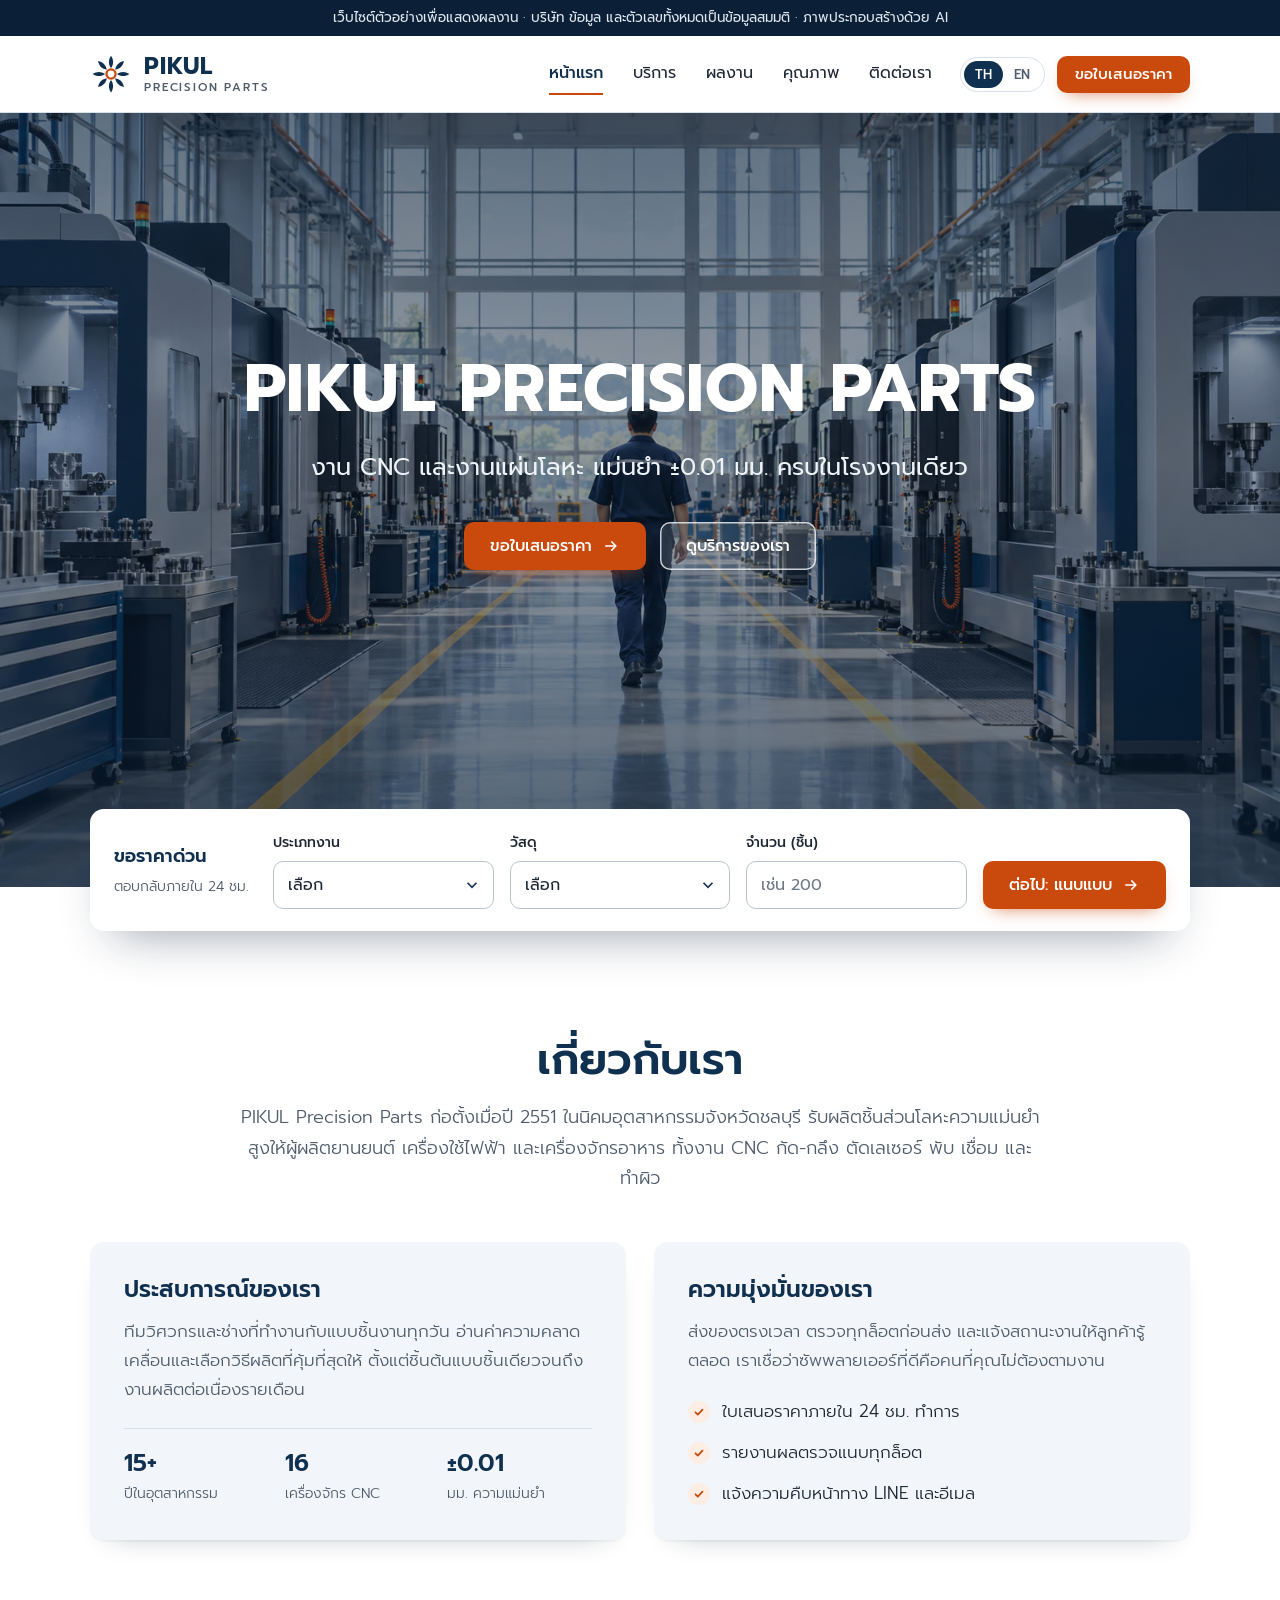
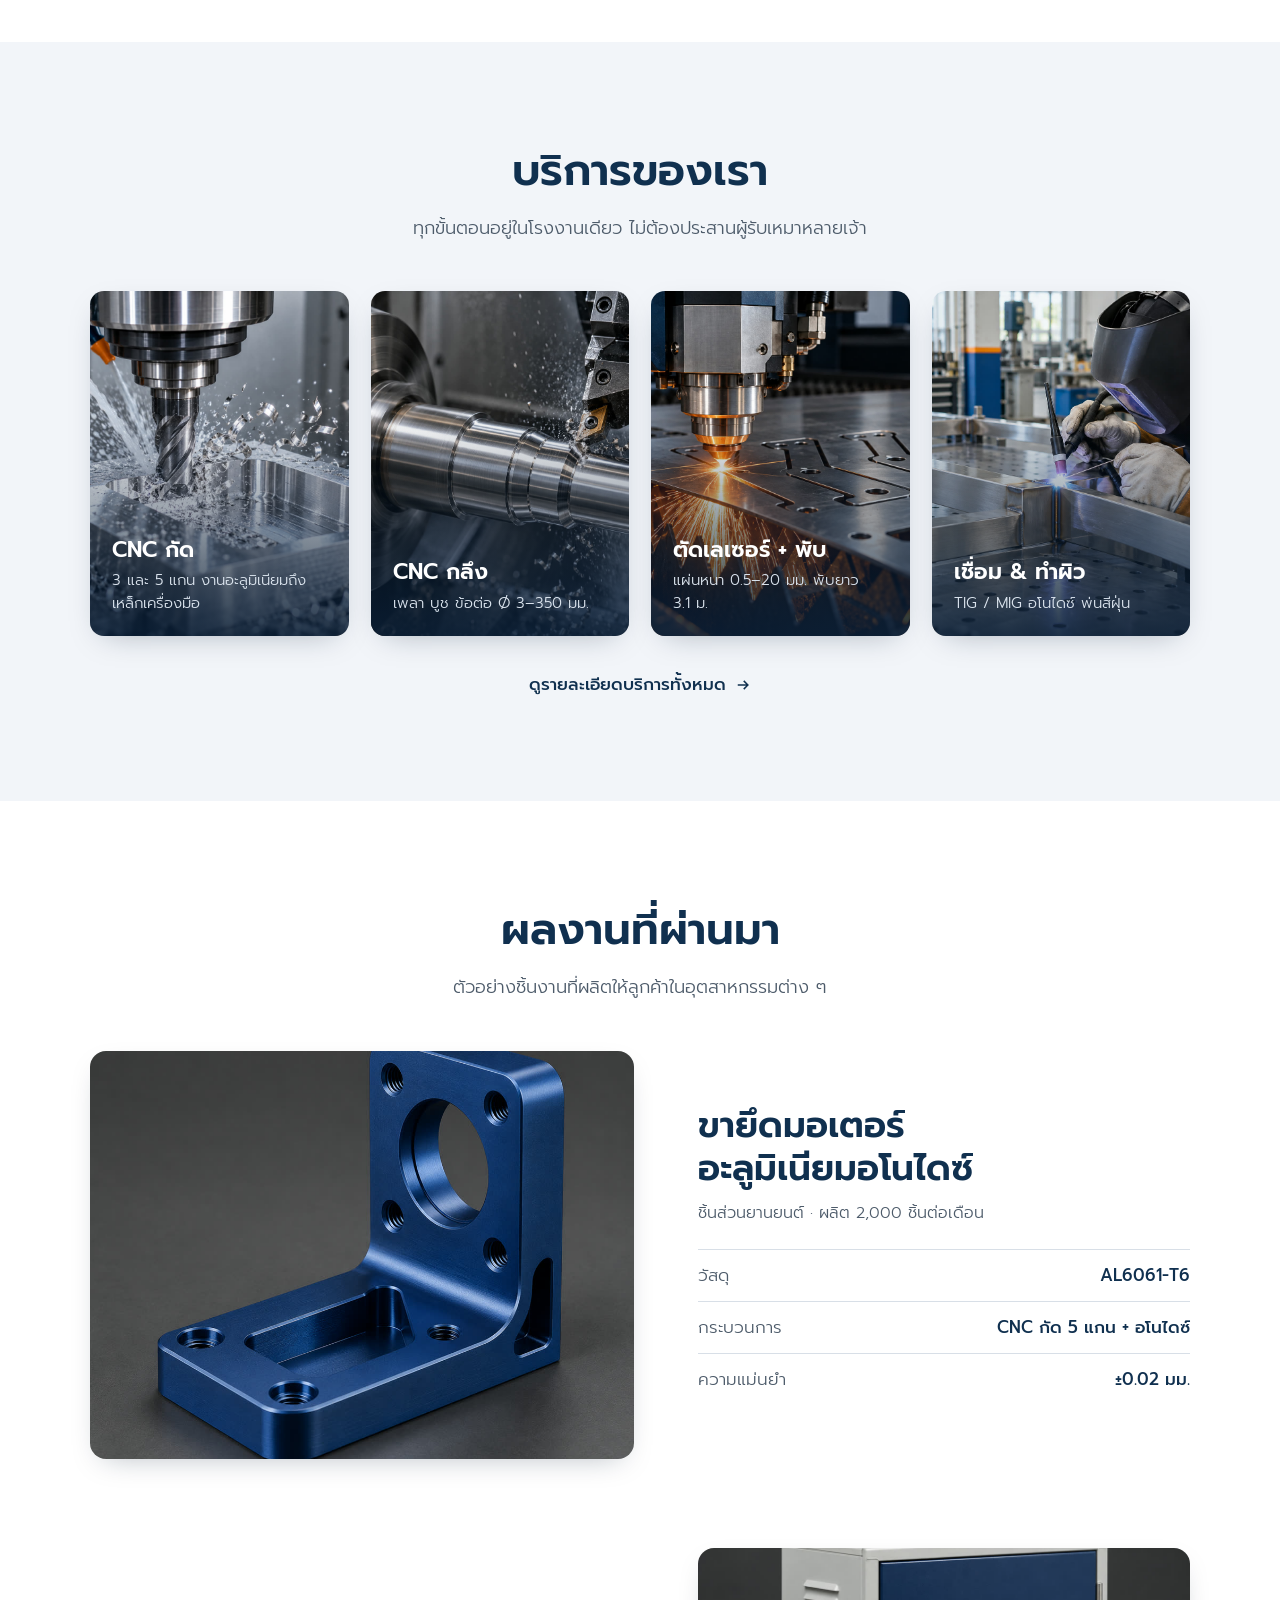
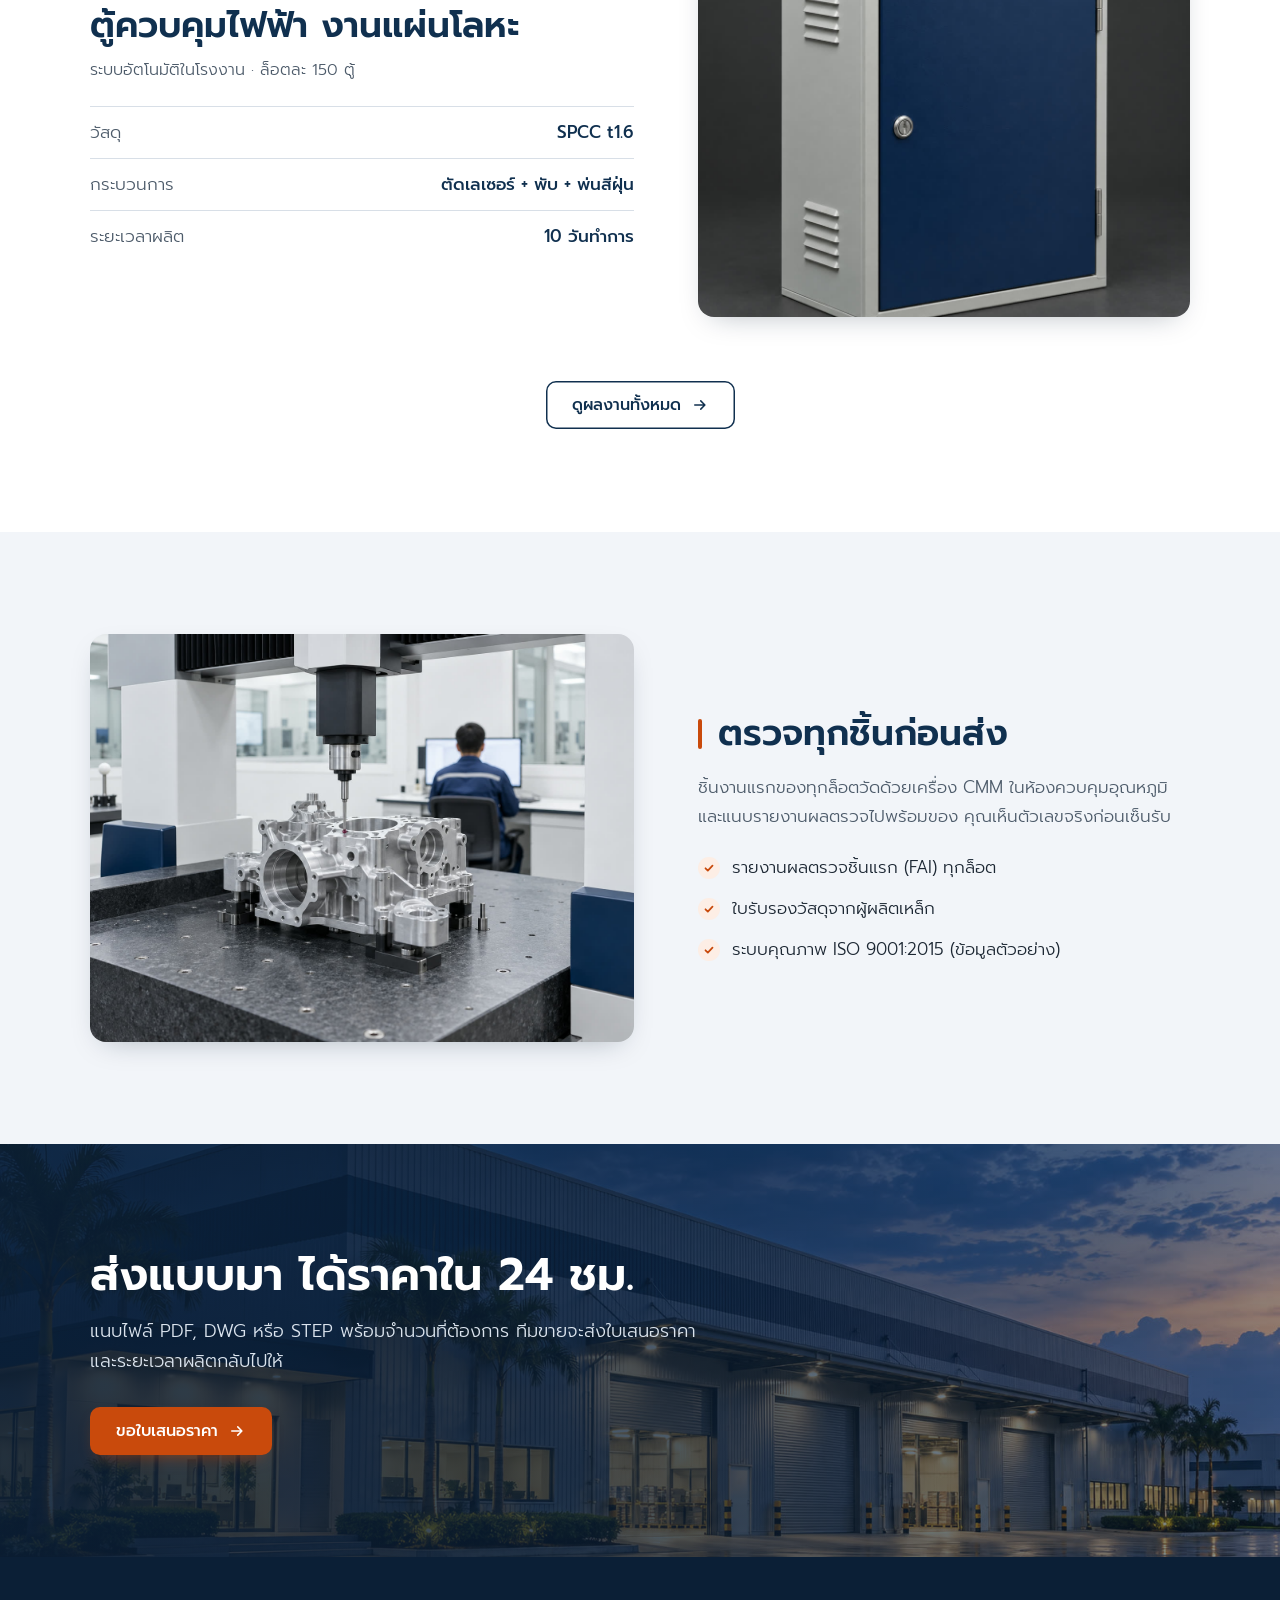
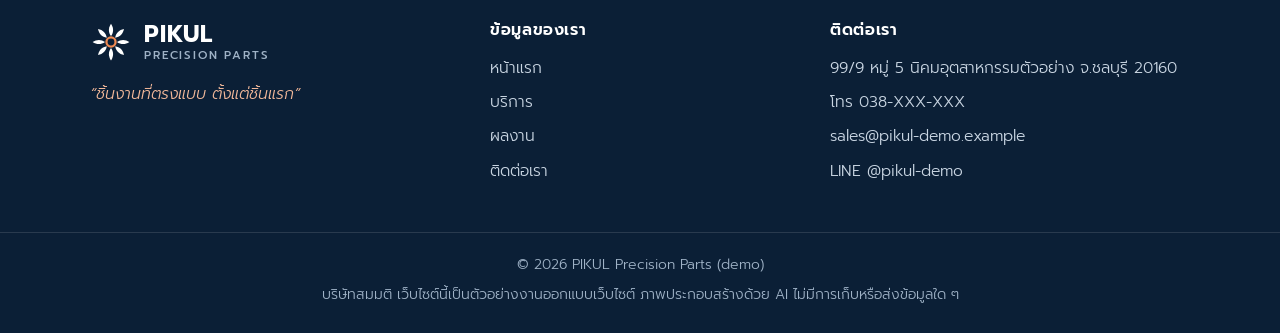
<file: index.html>
<!doctype html>
<html lang="th">
<head>
<meta charset="utf-8">
<meta name="viewport" content="width=device-width, initial-scale=1">
<title>PIKUL Precision Parts · งาน CNC และงานแผ่นโลหะ (เว็บไซต์ตัวอย่าง)</title>
<meta name="description" content="เว็บไซต์ตัวอย่างของบริษัทสมมติ PIKUL Precision Parts: งาน CNC กัด-กลึง ตัดเลเซอร์ พับ เชื่อม ส่งแบบขอใบเสนอราคาภายใน 24 ชั่วโมง">
<meta name="robots" content="noindex">
<link rel="icon" href="assets/favicon.svg" type="image/svg+xml">
<link rel="preconnect" href="https://fonts.googleapis.com">
<link rel="preconnect" href="https://fonts.gstatic.com" crossorigin>
<link href="https://fonts.googleapis.com/css2?family=Prompt:wght@300;400;500;600;700&display=swap" rel="stylesheet">
<link rel="stylesheet" href="styles.css">
<script>document.documentElement.classList.add("js")</script>
</head>
<body data-page="home">
<a class="skip" href="#main" data-i18n="skip">ข้ามไปเนื้อหาหลัก</a>
<div class="notice" role="note" data-i18n="notice">เว็บไซต์ตัวอย่างเพื่อแสดงผลงาน · บริษัท ข้อมูล และตัวเลขทั้งหมดเป็นข้อมูลสมมติ · ภาพประกอบสร้างด้วย AI</div>

<header class="site-header">
  <div class="wrap">
    <a class="brand" href="index.html" aria-label="PIKUL Precision Parts">
      <svg viewBox="0 0 48 48" aria-hidden="true"><g fill="#10304f"><path d="M24 3c3.2 4.6 3.2 9.8 0 14.2C20.8 12.8 20.8 7.6 24 3z"/><path d="M24 45c-3.2-4.6-3.2-9.8 0-14.2 3.2 4.4 3.2 9.6 0 14.2z"/><path d="M3 24c4.6-3.2 9.8-3.2 14.2 0-4.4 3.2-9.6 3.2-14.2 0z"/><path d="M45 24c-4.6 3.2-9.8 3.2-14.2 0 4.4-3.2 9.6-3.2 14.2 0z"/><path d="M9.2 9.2c5.5 1 9.2 4.7 10 10-5.3-.8-9-4.5-10-10z"/><path d="M38.8 38.8c-5.5-1-9.2-4.7-10-10 5.3.8 9 4.5 10 10z"/><path d="M38.8 9.2c-1 5.5-4.7 9.2-10 10 .8-5.3 4.5-9 10-10z"/><path d="M9.2 38.8c1-5.5 4.7-9.2 10-10-.8 5.3-4.5 9-10 10z"/></g><circle cx="24" cy="24" r="5.2" fill="none" stroke="#c94a0c" stroke-width="2.6"/></svg>
      <span class="word">PIKUL<small>PRECISION PARTS</small></span>
    </a>
    <nav class="nav" id="nav" aria-label="เมนูหลัก">
      <a href="index.html" aria-current="page" data-i18n="nav.home">หน้าแรก</a>
      <a href="services.html" data-i18n="nav.services">บริการ</a>
      <a href="works.html" data-i18n="nav.works">ผลงาน</a>
      <a href="index.html#quality" data-i18n="nav.quality">คุณภาพ</a>
      <a href="contact.html" data-i18n="nav.contact">ติดต่อเรา</a>
    </nav>
    <div class="head-actions">
      <div class="lang" role="group" aria-label="ภาษา / Language"><button type="button" data-lang="th" aria-pressed="true">TH</button><button type="button" data-lang="en" aria-pressed="false">EN</button></div>
      <a class="btn btn-primary btn-sm" href="contact.html#rfq" data-i18n="cta.quote">ขอใบเสนอราคา</a>
      <button class="menu-btn" type="button" aria-controls="nav" aria-expanded="false" aria-label="เปิดเมนู"><svg viewBox="0 0 24 24" fill="none" stroke="currentColor" stroke-width="2" stroke-linecap="round"><path d="M4 7h16M4 12h16M4 17h16"/></svg></button>
    </div>
  </div>
</header>

<main id="main">
  <section class="hero" aria-labelledby="hero-title">
    <img src="assets/img/hero-factory.jpg" alt="" width="1536" height="1024" fetchpriority="high">
    <div class="hero-inner">
      <h1 id="hero-title">PIKUL PRECISION PARTS</h1>
      <p class="tagline" data-i18n="hero.tagline">งาน CNC และงานแผ่นโลหะ แม่นยำ ±0.01 มม. ครบในโรงงานเดียว</p>
      <div class="actions">
        <a class="btn btn-primary" href="contact.html#rfq"><span data-i18n="cta.quote">ขอใบเสนอราคา</span><svg viewBox="0 0 24 24"><path d="M5 12h13M13 6.5 18.5 12 13 17.5"/></svg></a>
        <a class="btn btn-light" href="services.html" data-i18n="cta.services">ดูบริการของเรา</a>
      </div>
    </div>
  </section>

  <div class="quick wrap">
    <form action="contact.html" method="get" aria-label="ขอราคาด่วน">
      <div class="q-title"><b data-i18n="quick.title">ขอราคาด่วน</b><span data-i18n="quick.sub">ตอบกลับภายใน 24 ชม.</span></div>
      <div class="field">
        <label for="q-process" data-i18n="f.process">ประเภทงาน</label>
        <select id="q-process" name="process">
          <option value="" data-i18n="f.choose">เลือก</option>
          <option value="mill" data-i18n="opt.mill">CNC กัด</option>
          <option value="turn" data-i18n="opt.turn">CNC กลึง</option>
          <option value="sheet" data-i18n="opt.sheet">ตัดเลเซอร์ + พับ</option>
          <option value="weld" data-i18n="opt.weld">เชื่อม / ประกอบ</option>
        </select>
      </div>
      <div class="field">
        <label for="q-material" data-i18n="f.material">วัสดุ</label>
        <select id="q-material" name="material">
          <option value="" data-i18n="f.choose">เลือก</option>
          <option>SUS304</option><option>SS400</option><option>AL6061-T6</option><option>AL5052</option><option>C3604</option><option>POM</option>
        </select>
      </div>
      <div class="field">
        <label for="q-qty" data-i18n="f.qty">จำนวน (ชิ้น)</label>
        <input id="q-qty" name="qty" type="number" min="1" inputmode="numeric" placeholder="เช่น 200" data-i18n-placeholder="f.qtyPh">
      </div>
      <button class="btn btn-primary" type="submit"><span data-i18n="quick.next">ต่อไป: แนบแบบ</span><svg viewBox="0 0 24 24"><path d="M5 12h13M13 6.5 18.5 12 13 17.5"/></svg></button>
    </form>
  </div>

  <section class="section" aria-labelledby="about-title">
    <div class="wrap">
      <div class="section-head reveal">
        <h2 id="about-title" data-i18n="about.title">เกี่ยวกับเรา</h2>
        <p data-i18n="about.lead">PIKUL Precision Parts ก่อตั้งเมื่อปี 2551 ในนิคมอุตสาหกรรมจังหวัดชลบุรี รับผลิตชิ้นส่วนโลหะความแม่นยำสูงให้ผู้ผลิตยานยนต์ เครื่องใช้ไฟฟ้า และเครื่องจักรอาหาร ทั้งงาน CNC กัด-กลึง ตัดเลเซอร์ พับ เชื่อม และทำผิว</p>
      </div>
      <div class="about-cards">
        <article class="card reveal">
          <h3 data-i18n="about.expTitle">ประสบการณ์ของเรา</h3>
          <p data-i18n="about.exp">ทีมวิศวกรและช่างที่ทำงานกับแบบชิ้นงานทุกวัน อ่านค่าความคลาดเคลื่อนและเลือกวิธีผลิตที่คุ้มที่สุดให้ ตั้งแต่ชิ้นต้นแบบชิ้นเดียวจนถึงงานผลิตต่อเนื่องรายเดือน</p>
          <div class="facts">
            <div><b>15+</b><span data-i18n="fact.years">ปีในอุตสาหกรรม</span></div>
            <div><b>16</b><span data-i18n="fact.machines">เครื่องจักร CNC</span></div>
            <div><b>±0.01</b><span data-i18n="fact.tol">มม. ความแม่นยำ</span></div>
          </div>
        </article>
        <article class="card reveal">
          <h3 data-i18n="about.comTitle">ความมุ่งมั่นของเรา</h3>
          <p data-i18n="about.com">ส่งของตรงเวลา ตรวจทุกล็อตก่อนส่ง และแจ้งสถานะงานให้ลูกค้ารู้ตลอด เราเชื่อว่าซัพพลายเออร์ที่ดีคือคนที่คุณไม่ต้องตามงาน</p>
          <ul class="checks">
            <li data-i18n="about.c1">ใบเสนอราคาภายใน 24 ชม. ทำการ</li>
            <li data-i18n="about.c2">รายงานผลตรวจแนบทุกล็อต</li>
            <li data-i18n="about.c3">แจ้งความคืบหน้าทาง LINE และอีเมล</li>
          </ul>
        </article>
      </div>
    </div>
  </section>

  <section class="section tint" aria-labelledby="svc-title">
    <div class="wrap">
      <div class="section-head reveal">
        <h2 id="svc-title" data-i18n="svc.title">บริการของเรา</h2>
        <p data-i18n="svc.lead">ทุกขั้นตอนอยู่ในโรงงานเดียว ไม่ต้องประสานผู้รับเหมาหลายเจ้า</p>
      </div>
      <div class="tiles">
        <a class="tile reveal" href="services.html#mill"><img src="assets/img/svc-milling.jpg" alt="" loading="lazy" width="1536" height="1024"><div class="tile-body"><h3 data-i18n="svc.mill">CNC กัด</h3><p data-i18n="svc.millD">3 และ 5 แกน งานอะลูมิเนียมถึงเหล็กเครื่องมือ</p></div></a>
        <a class="tile reveal" href="services.html#turn"><img src="assets/img/svc-turning.jpg" alt="" loading="lazy" width="1536" height="1024"><div class="tile-body"><h3 data-i18n="svc.turn">CNC กลึง</h3><p data-i18n="svc.turnD">เพลา บูช ข้อต่อ Ø 3–350 มม.</p></div></a>
        <a class="tile reveal" href="services.html#sheet"><img src="assets/img/svc-laser.jpg" alt="" loading="lazy" width="1536" height="1024"><div class="tile-body"><h3 data-i18n="svc.sheet">ตัดเลเซอร์ + พับ</h3><p data-i18n="svc.sheetD">แผ่นหนา 0.5–20 มม. พับยาว 3.1 ม.</p></div></a>
        <a class="tile reveal" href="services.html#weld"><img src="assets/img/svc-welding.jpg" alt="" loading="lazy" width="1536" height="1024"><div class="tile-body"><h3 data-i18n="svc.weld">เชื่อม & ทำผิว</h3><p data-i18n="svc.weldD">TIG / MIG อโนไดซ์ พ่นสีฝุ่น</p></div></a>
      </div>
      <div class="center"><a class="more-link" href="services.html"><span data-i18n="svc.more">ดูรายละเอียดบริการทั้งหมด</span><svg viewBox="0 0 24 24"><path d="M5 12h13M13 6.5 18.5 12 13 17.5"/></svg></a></div>
    </div>
  </section>

  <section class="section" aria-labelledby="works-title">
    <div class="wrap">
      <div class="section-head reveal">
        <h2 id="works-title" data-i18n="works.title">ผลงานที่ผ่านมา</h2>
        <p data-i18n="works.lead">ตัวอย่างชิ้นงานที่ผลิตให้ลูกค้าในอุตสาหกรรมต่าง ๆ</p>
      </div>
      <article class="split reveal">
        <div class="split-media"><img src="assets/img/work-bracket.jpg" alt="ขายึดอะลูมิเนียมอโนไดซ์สีน้ำเงิน" data-i18n-alt="w1.alt" loading="lazy" width="1024" height="1024"></div>
        <div>
          <h3 data-i18n="w1.title">ขายึดมอเตอร์ อะลูมิเนียมอโนไดซ์</h3>
          <p class="meta" data-i18n="w1.meta">ชิ้นส่วนยานยนต์ · ผลิต 2,000 ชิ้นต่อเดือน</p>
          <dl class="spec">
            <div><dt data-i18n="spec.material">วัสดุ</dt><dd>AL6061-T6</dd></div>
            <div><dt data-i18n="spec.process">กระบวนการ</dt><dd data-i18n="w1.proc">CNC กัด 5 แกน + อโนไดซ์</dd></div>
            <div><dt data-i18n="spec.tol">ความแม่นยำ</dt><dd>±0.02 <span data-i18n="unit.mm">มม.</span></dd></div>
          </dl>
        </div>
      </article>
      <article class="split reverse reveal">
        <div class="split-media"><img src="assets/img/work-enclosure.jpg" alt="ตู้ควบคุมงานแผ่นโลหะพ่นสีฝุ่น" data-i18n-alt="w2.alt" loading="lazy" width="1024" height="1024"></div>
        <div>
          <h3 data-i18n="w2.title">ตู้ควบคุมไฟฟ้า งานแผ่นโลหะ</h3>
          <p class="meta" data-i18n="w2.meta">ระบบอัตโนมัติในโรงงาน · ล็อตละ 150 ตู้</p>
          <dl class="spec">
            <div><dt data-i18n="spec.material">วัสดุ</dt><dd>SPCC t1.6</dd></div>
            <div><dt data-i18n="spec.process">กระบวนการ</dt><dd data-i18n="w2.proc">ตัดเลเซอร์ + พับ + พ่นสีฝุ่น</dd></div>
            <div><dt data-i18n="spec.lead">ระยะเวลาผลิต</dt><dd data-i18n="w2.lead">10 วันทำการ</dd></div>
          </dl>
        </div>
      </article>
      <div class="center works-exit"><a class="btn btn-outline" href="works.html"><span data-i18n="works.all">ดูผลงานทั้งหมด</span><svg viewBox="0 0 24 24"><path d="M5 12h13M13 6.5 18.5 12 13 17.5"/></svg></a></div>
    </div>
  </section>

  <section class="section tint" id="quality" aria-labelledby="q-title">
    <div class="wrap">
      <div class="split reveal">
        <div class="split-media"><img src="assets/img/qc-cmm.jpg" alt="เครื่องวัด 3 มิติ CMM กำลังตรวจชิ้นงาน" data-i18n-alt="q.alt" loading="lazy" width="1536" height="1024"></div>
        <div>
          <h2 class="accent-title" id="q-title" data-i18n="q.title">ตรวจทุกชิ้นก่อนส่ง</h2>
          <p class="body" data-i18n="q.body">ชิ้นงานแรกของทุกล็อตวัดด้วยเครื่อง CMM ในห้องควบคุมอุณหภูมิ และแนบรายงานผลตรวจไปพร้อมของ คุณเห็นตัวเลขจริงก่อนเซ็นรับ</p>
          <ul class="checks">
            <li data-i18n="q.c1">รายงานผลตรวจชิ้นแรก (FAI) ทุกล็อต</li>
            <li data-i18n="q.c2">ใบรับรองวัสดุจากผู้ผลิตเหล็ก</li>
            <li data-i18n="q.c3">ระบบคุณภาพ ISO 9001:2015 (ข้อมูลตัวอย่าง)</li>
          </ul>
        </div>
      </div>
    </div>
  </section>

  <section class="band" aria-labelledby="band-title">
    <img src="assets/img/exterior.jpg" alt="" loading="lazy" width="1536" height="1024">
    <div class="wrap reveal">
      <h2 id="band-title" data-i18n="band.title">ส่งแบบมา ได้⁠ราคาใน 24 ชม.</h2>
      <p data-i18n="band.body">แนบไฟล์ PDF, DWG หรือ STEP พร้อมจำนวนที่ต้องการ ทีมขายจะส่งใบเสนอราคาและระยะเวลาผลิตกลับไปให้</p>
      <a class="btn btn-primary" href="contact.html#rfq"><span data-i18n="cta.quote">ขอใบเสนอราคา</span><svg viewBox="0 0 24 24"><path d="M5 12h13M13 6.5 18.5 12 13 17.5"/></svg></a>
    </div>
  </section>
</main>

<footer class="site-footer">
  <div class="wrap cols">
    <div>
      <a class="brand" href="index.html" aria-label="PIKUL Precision Parts">
        <svg viewBox="0 0 48 48" aria-hidden="true"><g fill="#ffffff"><path d="M24 3c3.2 4.6 3.2 9.8 0 14.2C20.8 12.8 20.8 7.6 24 3z"/><path d="M24 45c-3.2-4.6-3.2-9.8 0-14.2 3.2 4.4 3.2 9.6 0 14.2z"/><path d="M3 24c4.6-3.2 9.8-3.2 14.2 0-4.4 3.2-9.6 3.2-14.2 0z"/><path d="M45 24c-4.6 3.2-9.8 3.2-14.2 0 4.4-3.2 9.6-3.2 14.2 0z"/><path d="M9.2 9.2c5.5 1 9.2 4.7 10 10-5.3-.8-9-4.5-10-10z"/><path d="M38.8 38.8c-5.5-1-9.2-4.7-10-10 5.3.8 9 4.5 10 10z"/><path d="M38.8 9.2c-1 5.5-4.7 9.2-10 10 .8-5.3 4.5-9 10-10z"/><path d="M9.2 38.8c1-5.5 4.7-9.2 10-10-.8 5.3-4.5 9-10 10z"/></g><circle cx="24" cy="24" r="5.2" fill="none" stroke="#f08a52" stroke-width="2.6"/></svg>
        <span class="word">PIKUL<small>PRECISION PARTS</small></span>
      </a>
      <p class="motto" data-i18n="foot.motto">“ชิ้นงานที่ตรงแบบ ตั้งแต่ชิ้นแรก”</p>
    </div>
    <div>
      <h2 class="foot-h" data-i18n="foot.info">ข้อมูลของเรา</h2>
      <ul>
        <li><a href="index.html" data-i18n="nav.home">หน้าแรก</a></li>
        <li><a href="services.html" data-i18n="nav.services">บริการ</a></li>
        <li><a href="works.html" data-i18n="nav.works">ผลงาน</a></li>
        <li><a href="contact.html" data-i18n="nav.contact">ติดต่อเรา</a></li>
      </ul>
    </div>
    <div>
      <h2 class="foot-h" data-i18n="foot.contact">ติดต่อเรา</h2>
      <ul>
        <li data-i18n="c.addrVal">99/9 หมู่ 5 นิคมอุตสาหกรรมตัวอย่าง จ.ชลบุรี 20160</li>
        <li><span data-i18n="c.tel">โทร</span> 038-XXX-XXX</li>
        <li><a href="mailto:sales@pikul-demo.example">sales@pikul-demo.example</a></li>
        <li>LINE @pikul-demo</li>
      </ul>
    </div>
  </div>
  <div class="legal">
    <p>© 2026 PIKUL Precision Parts (demo)</p>
    <p data-i18n="foot.disclaimer">บริษัทสมมติ เว็บไซต์นี้เป็นตัวอย่างงานออกแบบเว็บไซต์ ภาพประกอบสร้างด้วย AI ไม่มีการเก็บหรือส่งข้อมูลใด ๆ</p>
  </div>
</footer>
<script src="app.js" defer></script>
</body>
</html>
</file>
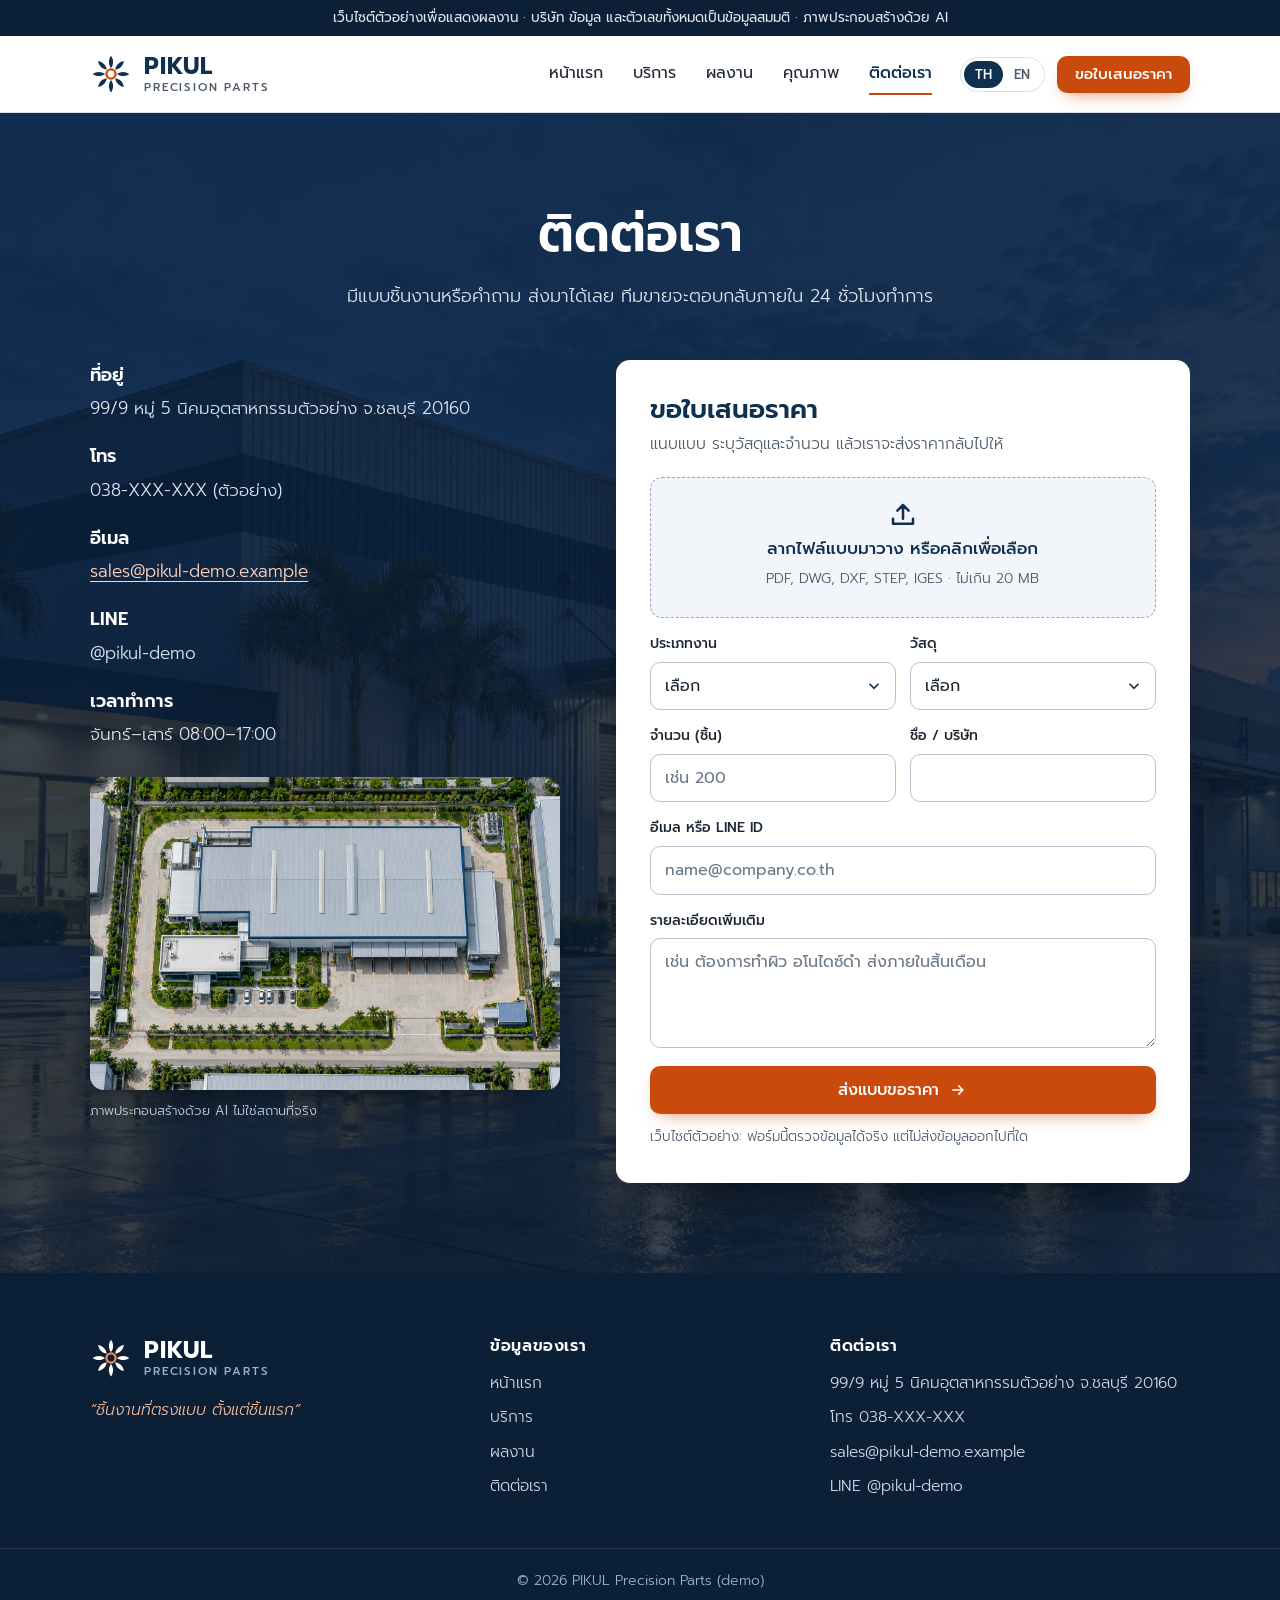
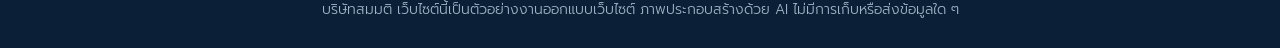
<file: contact.html>
<!doctype html>
<html lang="th">
<head>
<meta charset="utf-8">
<meta name="viewport" content="width=device-width, initial-scale=1">
<title>ติดต่อเรา · PIKUL Precision Parts (เว็บไซต์ตัวอย่าง)</title>
<meta name="description" content="ติดต่อฝ่ายขายและส่งแบบขอใบเสนอราคา บริษัทสมมติ PIKUL Precision Parts">
<meta name="robots" content="noindex">
<link rel="icon" href="assets/favicon.svg" type="image/svg+xml">
<link rel="preconnect" href="https://fonts.googleapis.com">
<link rel="preconnect" href="https://fonts.gstatic.com" crossorigin>
<link href="https://fonts.googleapis.com/css2?family=Prompt:wght@300;400;500;600;700&display=swap" rel="stylesheet">
<link rel="stylesheet" href="styles.css">
<script>document.documentElement.classList.add("js")</script>
</head>
<body data-page="contact">
<a class="skip" href="#rfq" data-i18n="skip.form">ข้ามไปที่ฟอร์มขอราคา</a>
<div class="notice" role="note" data-i18n="notice">เว็บไซต์ตัวอย่างเพื่อแสดงผลงาน · บริษัท ข้อมูล และตัวเลขทั้งหมดเป็นข้อมูลสมมติ · ภาพประกอบสร้างด้วย AI</div>
<!--HEADER:start-->
<header class="site-header">
  <div class="wrap">
    <a class="brand" href="index.html" aria-label="PIKUL Precision Parts">
      <svg viewBox="0 0 48 48" aria-hidden="true"><g fill="#10304f"><path d="M24 3c3.2 4.6 3.2 9.8 0 14.2C20.8 12.8 20.8 7.6 24 3z"/><path d="M24 45c-3.2-4.6-3.2-9.8 0-14.2 3.2 4.4 3.2 9.6 0 14.2z"/><path d="M3 24c4.6-3.2 9.8-3.2 14.2 0-4.4 3.2-9.6 3.2-14.2 0z"/><path d="M45 24c-4.6 3.2-9.8 3.2-14.2 0 4.4-3.2 9.6-3.2 14.2 0z"/><path d="M9.2 9.2c5.5 1 9.2 4.7 10 10-5.3-.8-9-4.5-10-10z"/><path d="M38.8 38.8c-5.5-1-9.2-4.7-10-10 5.3.8 9 4.5 10 10z"/><path d="M38.8 9.2c-1 5.5-4.7 9.2-10 10 .8-5.3 4.5-9 10-10z"/><path d="M9.2 38.8c1-5.5 4.7-9.2 10-10-.8 5.3-4.5 9-10 10z"/></g><circle cx="24" cy="24" r="5.2" fill="none" stroke="#c94a0c" stroke-width="2.6"/></svg>
      <span class="word">PIKUL<small>PRECISION PARTS</small></span>
    </a>
    <nav class="nav" id="nav" aria-label="เมนูหลัก">
      <a href="index.html" data-i18n="nav.home">หน้าแรก</a>
      <a href="services.html" data-i18n="nav.services">บริการ</a>
      <a href="works.html" data-i18n="nav.works">ผลงาน</a>
      <a href="index.html#quality" data-i18n="nav.quality">คุณภาพ</a>
      <a href="contact.html" aria-current="page" data-i18n="nav.contact">ติดต่อเรา</a>
    </nav>
    <div class="head-actions">
      <div class="lang" role="group" aria-label="ภาษา / Language"><button type="button" data-lang="th" aria-pressed="true">TH</button><button type="button" data-lang="en" aria-pressed="false">EN</button></div>
      <a class="btn btn-primary btn-sm" href="contact.html#rfq" data-i18n="cta.quote">ขอใบเสนอราคา</a>
      <button class="menu-btn" type="button" aria-controls="nav" aria-expanded="false" aria-label="เปิดเมนู"><svg viewBox="0 0 24 24" fill="none" stroke="currentColor" stroke-width="2" stroke-linecap="round"><path d="M4 7h16M4 12h16M4 17h16"/></svg></button>
    </div>
  </div>
</header>
<!--HEADER:end-->

<main id="main">
  <section class="contact-hero" aria-labelledby="c-title">
    <img src="assets/img/exterior.jpg" alt="" width="1536" height="1024" fetchpriority="high">
    <div class="wrap">
      <div class="section-head">
        <h1 id="c-title" data-i18n="c.title">ติดต่อเรา</h1>
        <p data-i18n="c.lead">มีแบบชิ้นงานหรือคำถาม ส่งมาได้เลย ทีมขายจะตอบกลับภายใน 24 ชั่วโมงทำการ</p>
      </div>
      <div class="contact-grid">
        <div class="info">
          <dl>
            <div><dt data-i18n="c.addr">ที่อยู่</dt><dd data-i18n="c.addrVal">99/9 หมู่ 5 นิคมอุตสาหกรรมตัวอย่าง จ.ชลบุรี 20160</dd></div>
            <div><dt data-i18n="c.tel">โทร</dt><dd>038-XXX-XXX <span data-i18n="c.sample">(ตัวอย่าง)</span></dd></div>
            <div><dt data-i18n="c.mail">อีเมล</dt><dd><a href="mailto:sales@pikul-demo.example">sales@pikul-demo.example</a></dd></div>
            <div><dt>LINE</dt><dd>@pikul-demo</dd></div>
            <div><dt data-i18n="c.hours">เวลาทำการ</dt><dd data-i18n="c.hoursVal">จันทร์–เสาร์ 08:00–17:00</dd></div>
          </dl>
          <figure class="map">
            <img src="assets/img/aerial.jpg" alt="ภาพมุมสูงของโรงงานในนิคมอุตสาหกรรม (ภาพประกอบ)" data-i18n-alt="map.alt" width="1536" height="1024" loading="lazy">
            <figcaption data-i18n="map.cap">ภาพประกอบสร้างด้วย AI ไม่ใช่สถานที่จริง</figcaption>
          </figure>
        </div>

        <div class="rfq" id="rfq">
          <form class="rfq-form" novalidate aria-labelledby="rfq-title">
            <h2 id="rfq-title" data-i18n="rfq.title">ขอใบเสนอราคา</h2>
            <p class="sub" data-i18n="rfq.sub">แนบแบบ ระบุวัสดุและจำนวน แล้วเราจะส่งราคากลับไปให้</p>
            <div class="grid">
              <label class="drop full" for="file">
                <input id="file" name="file" type="file" accept=".pdf,.dwg,.dxf,.step,.stp,.igs,.iges,.png,.jpg">
                <svg viewBox="0 0 24 24" aria-hidden="true"><path d="M12 15V4M7.5 8.5 12 4l4.5 4.5M4 15v4h16v-4"/></svg>
                <b data-i18n="rfq.drop">ลากไฟล์แบบมาวาง หรือคลิกเพื่อเลือก</b>
                <span data-i18n="rfq.dropHint">PDF, DWG, DXF, STEP, IGES · ไม่เกิน 20 MB</span>
                <span class="file-name" aria-live="polite"></span>
              </label>
              <div class="field"><label for="process" data-i18n="f.process">ประเภทงาน</label>
                <select id="process" name="process">
                  <option value="" data-i18n="f.choose">เลือก</option>
                  <option value="mill" data-i18n="opt.mill">CNC กัด</option>
                  <option value="turn" data-i18n="opt.turn">CNC กลึง</option>
                  <option value="sheet" data-i18n="opt.sheet">ตัดเลเซอร์ + พับ</option>
                  <option value="weld" data-i18n="opt.weld">เชื่อม / ประกอบ</option>
                  <option value="unsure" data-i18n="opt.unsure">ยังไม่แน่ใจ ให้ช่วยแนะนำ</option>
                </select></div>
              <div class="field"><label for="material" data-i18n="f.material">วัสดุ</label>
                <select id="material" name="material">
                  <option value="" data-i18n="f.choose">เลือก</option>
                  <option>SUS304</option><option>SS400</option><option>AL6061-T6</option><option>AL5052</option><option>C3604</option><option>POM</option>
                  <option value="other" data-i18n="opt.other">อื่น ๆ (ระบุในรายละเอียด)</option>
                </select></div>
              <div class="field"><label for="qty" data-i18n="f.qty">จำนวน (ชิ้น)</label>
                <input id="qty" name="qty" type="number" min="1" inputmode="numeric" placeholder="เช่น 200" data-i18n-placeholder="f.qtyPh"></div>
              <div class="field"><label for="name" data-i18n="f.name">ชื่อ / บริษัท</label>
                <input id="name" name="name" type="text" autocomplete="organization"></div>
              <div class="field full"><label for="contact" data-i18n="f.contact">อีเมล หรือ LINE ID</label>
                <input id="contact" name="contact" type="text" autocomplete="email" placeholder="name@company.co.th"></div>
              <div class="field full"><label for="note" data-i18n="f.note">รายละเอียดเพิ่มเติม</label>
                <textarea id="note" name="note" placeholder="เช่น ต้องการทำผิว อโนไดซ์ดำ ส่งภายในสิ้นเดือน" data-i18n-placeholder="f.notePh"></textarea></div>
            </div>
            <button class="btn btn-primary" type="submit"><span data-i18n="rfq.submit">ส่งแบบขอราคา</span><svg viewBox="0 0 24 24"><path d="M5 12h13M13 6.5 18.5 12 13 17.5"/></svg></button>
            <p class="form-error" role="alert"></p>
            <p class="privacy" data-i18n="rfq.privacy">เว็บไซต์ตัวอย่าง: ฟอร์มนี้ตรวจข้อมูลได้จริง แต่ไม่ส่งข้อมูลออกไปที่ใด</p>
          </form>
          <div class="done" hidden>
            <svg viewBox="0 0 24 24" aria-hidden="true"><circle cx="12" cy="12" r="10"/><path d="M7.5 12.5l3 3 6-6.5"/></svg>
            <h2 tabindex="-1" data-i18n="done.title">ได้รับแบบแล้ว</h2>
            <p class="done-body"></p>
            <button type="button" class="btn btn-outline" data-i18n="done.again">ส่งแบบอีกชิ้น</button>
          </div>
        </div>
      </div>
    </div>
  </section>
</main>
<!--FOOTER:start-->
<footer class="site-footer">
  <div class="wrap cols">
    <div>
      <a class="brand" href="index.html" aria-label="PIKUL Precision Parts">
        <svg viewBox="0 0 48 48" aria-hidden="true"><g fill="#ffffff"><path d="M24 3c3.2 4.6 3.2 9.8 0 14.2C20.8 12.8 20.8 7.6 24 3z"/><path d="M24 45c-3.2-4.6-3.2-9.8 0-14.2 3.2 4.4 3.2 9.6 0 14.2z"/><path d="M3 24c4.6-3.2 9.8-3.2 14.2 0-4.4 3.2-9.6 3.2-14.2 0z"/><path d="M45 24c-4.6 3.2-9.8 3.2-14.2 0 4.4-3.2 9.6-3.2 14.2 0z"/><path d="M9.2 9.2c5.5 1 9.2 4.7 10 10-5.3-.8-9-4.5-10-10z"/><path d="M38.8 38.8c-5.5-1-9.2-4.7-10-10 5.3.8 9 4.5 10 10z"/><path d="M38.8 9.2c-1 5.5-4.7 9.2-10 10 .8-5.3 4.5-9 10-10z"/><path d="M9.2 38.8c1-5.5 4.7-9.2 10-10-.8 5.3-4.5 9-10 10z"/></g><circle cx="24" cy="24" r="5.2" fill="none" stroke="#f08a52" stroke-width="2.6"/></svg>
        <span class="word">PIKUL<small>PRECISION PARTS</small></span>
      </a>
      <p class="motto" data-i18n="foot.motto">“ชิ้นงานที่ตรงแบบ ตั้งแต่ชิ้นแรก”</p>
    </div>
    <div>
      <h2 class="foot-h" data-i18n="foot.info">ข้อมูลของเรา</h2>
      <ul>
        <li><a href="index.html" data-i18n="nav.home">หน้าแรก</a></li>
        <li><a href="services.html" data-i18n="nav.services">บริการ</a></li>
        <li><a href="works.html" data-i18n="nav.works">ผลงาน</a></li>
        <li><a href="contact.html" data-i18n="nav.contact">ติดต่อเรา</a></li>
      </ul>
    </div>
    <div>
      <h2 class="foot-h" data-i18n="foot.contact">ติดต่อเรา</h2>
      <ul>
        <li data-i18n="c.addrVal">99/9 หมู่ 5 นิคมอุตสาหกรรมตัวอย่าง จ.ชลบุรี 20160</li>
        <li><span data-i18n="c.tel">โทร</span> 038-XXX-XXX</li>
        <li><a href="mailto:sales@pikul-demo.example">sales@pikul-demo.example</a></li>
        <li>LINE @pikul-demo</li>
      </ul>
    </div>
  </div>
  <div class="legal">
    <p>© 2026 PIKUL Precision Parts (demo)</p>
    <p data-i18n="foot.disclaimer">บริษัทสมมติ เว็บไซต์นี้เป็นตัวอย่างงานออกแบบเว็บไซต์ ภาพประกอบสร้างด้วย AI ไม่มีการเก็บหรือส่งข้อมูลใด ๆ</p>
  </div>
</footer>
<!--FOOTER:end-->
<script src="app.js" defer></script>
</body>
</html>
</file>
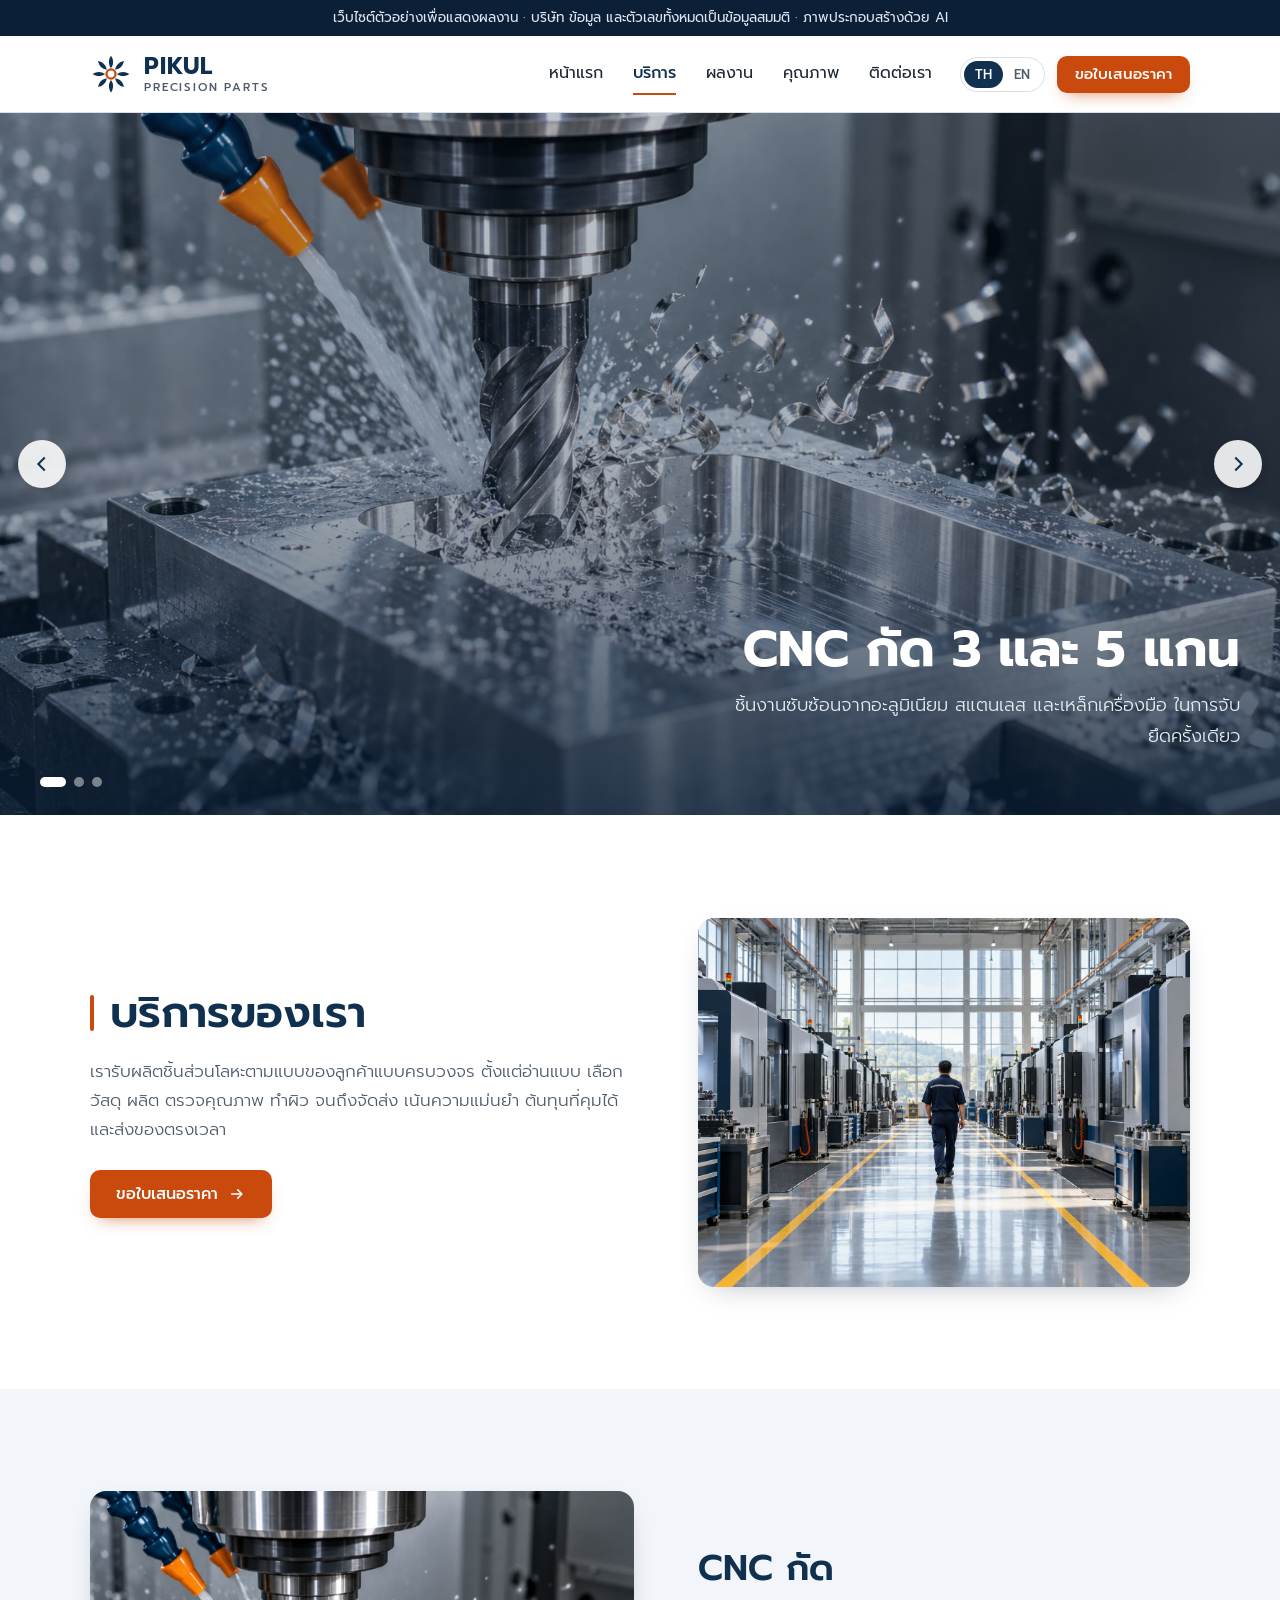
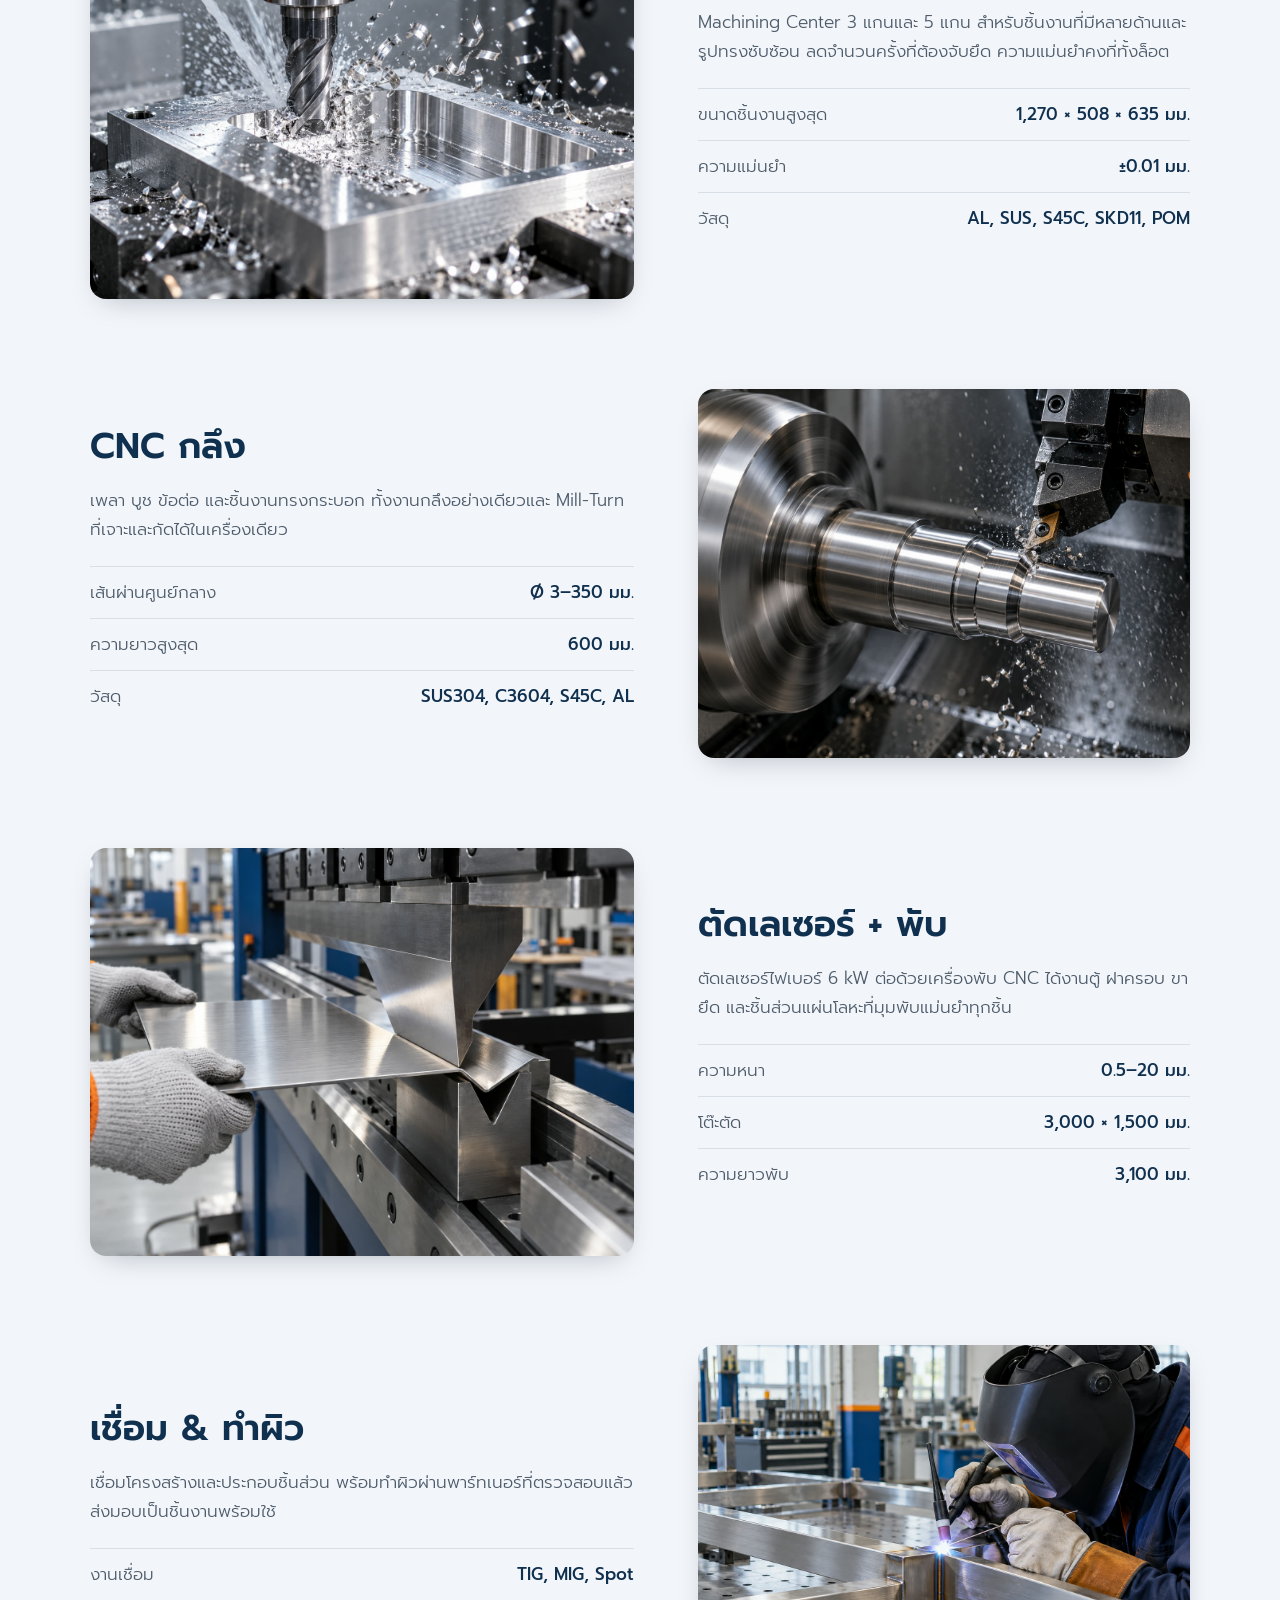
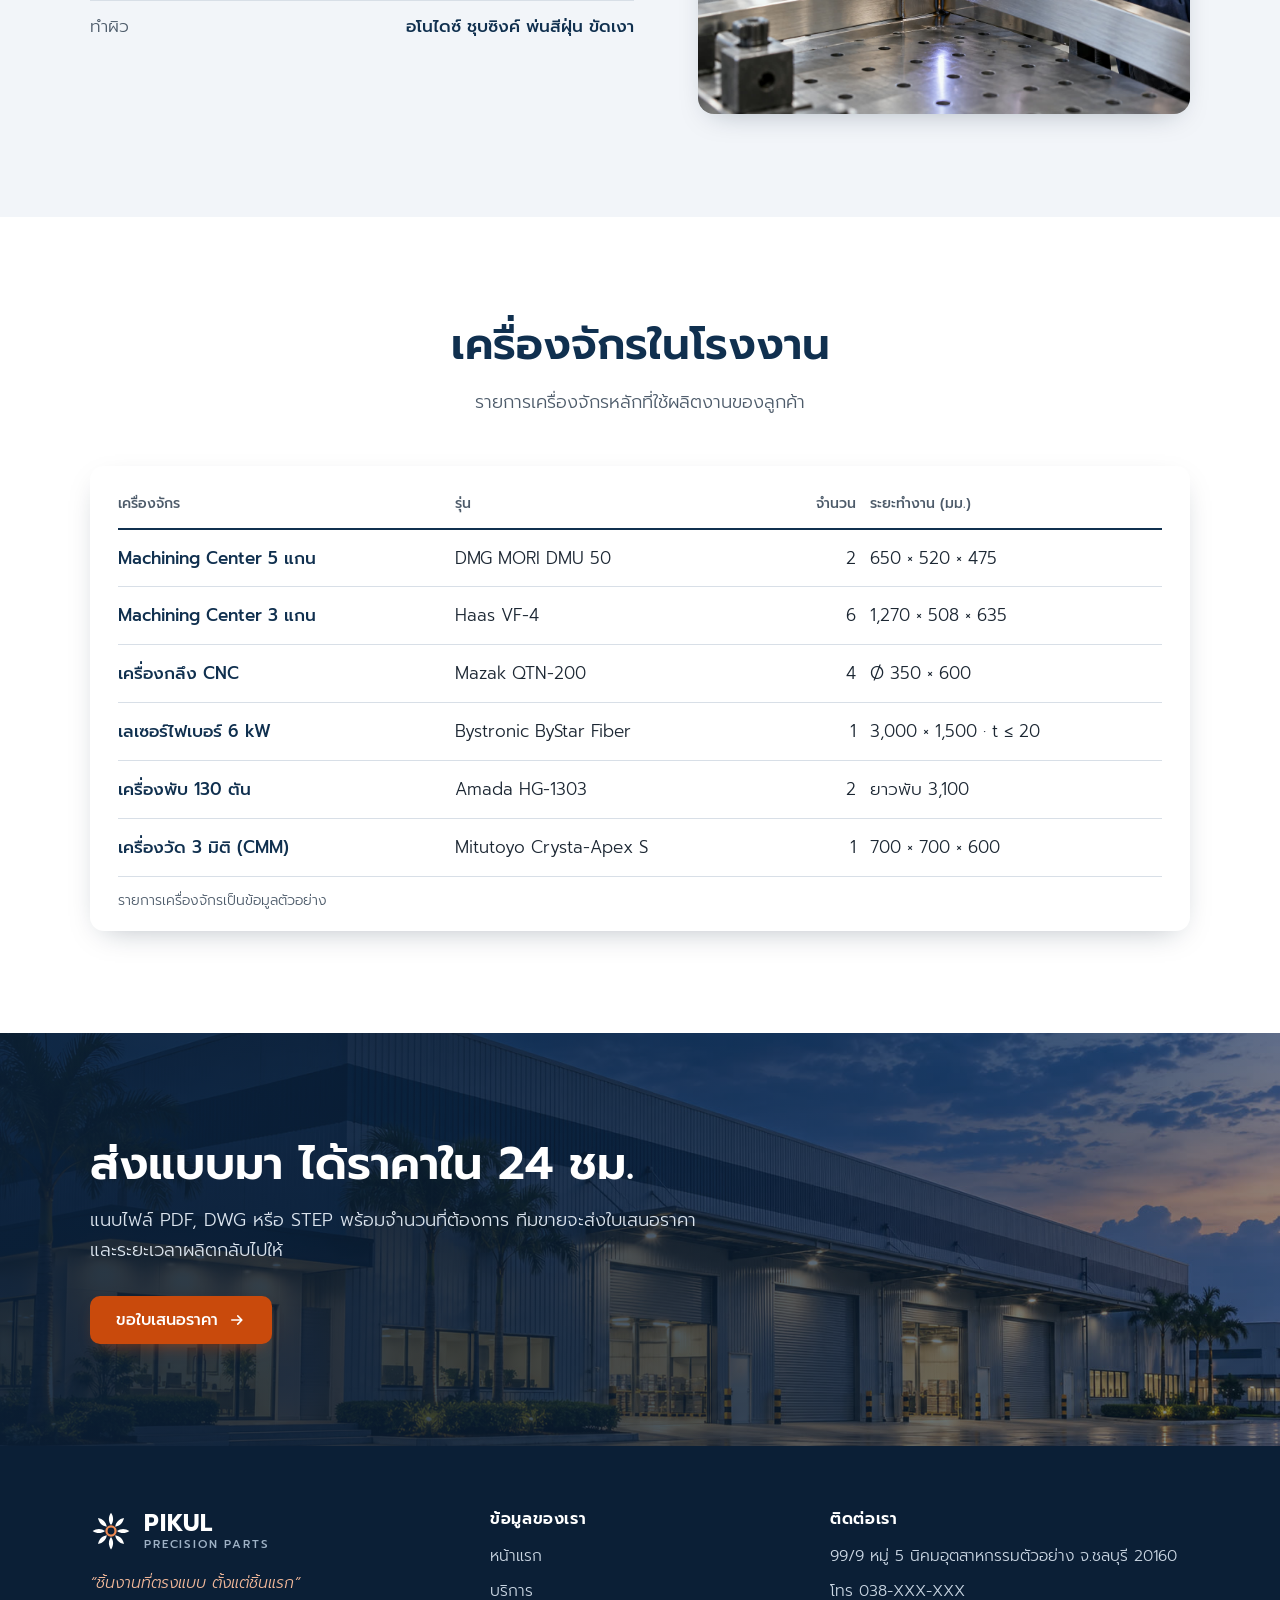
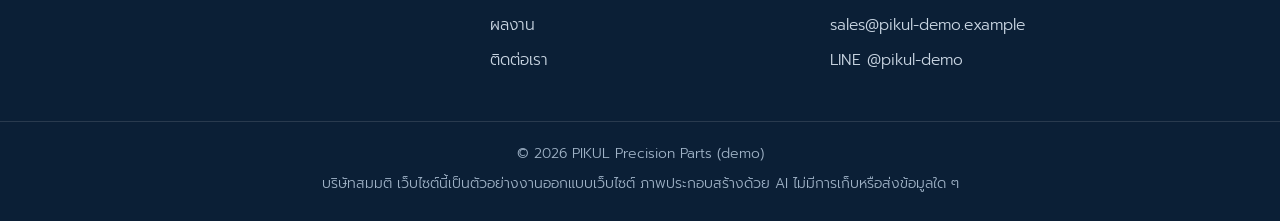
<file: services.html>
<!doctype html>
<html lang="th">
<head>
<meta charset="utf-8">
<meta name="viewport" content="width=device-width, initial-scale=1">
<title>บริการ · PIKUL Precision Parts (เว็บไซต์ตัวอย่าง)</title>
<meta name="description" content="บริการงาน CNC กัด กลึง ตัดเลเซอร์ พับ เชื่อม และทำผิว ของบริษัทสมมติ PIKUL Precision Parts">
<meta name="robots" content="noindex">
<link rel="icon" href="assets/favicon.svg" type="image/svg+xml">
<link rel="preconnect" href="https://fonts.googleapis.com">
<link rel="preconnect" href="https://fonts.gstatic.com" crossorigin>
<link href="https://fonts.googleapis.com/css2?family=Prompt:wght@300;400;500;600;700&display=swap" rel="stylesheet">
<link rel="stylesheet" href="styles.css">
<script>document.documentElement.classList.add("js")</script>
</head>
<body data-page="services">
<a class="skip" href="#main" data-i18n="skip">ข้ามไปเนื้อหาหลัก</a>
<div class="notice" role="note" data-i18n="notice">เว็บไซต์ตัวอย่างเพื่อแสดงผลงาน · บริษัท ข้อมูล และตัวเลขทั้งหมดเป็นข้อมูลสมมติ · ภาพประกอบสร้างด้วย AI</div>
<!--HEADER:start-->
<header class="site-header">
  <div class="wrap">
    <a class="brand" href="index.html" aria-label="PIKUL Precision Parts">
      <svg viewBox="0 0 48 48" aria-hidden="true"><g fill="#10304f"><path d="M24 3c3.2 4.6 3.2 9.8 0 14.2C20.8 12.8 20.8 7.6 24 3z"/><path d="M24 45c-3.2-4.6-3.2-9.8 0-14.2 3.2 4.4 3.2 9.6 0 14.2z"/><path d="M3 24c4.6-3.2 9.8-3.2 14.2 0-4.4 3.2-9.6 3.2-14.2 0z"/><path d="M45 24c-4.6 3.2-9.8 3.2-14.2 0 4.4-3.2 9.6-3.2 14.2 0z"/><path d="M9.2 9.2c5.5 1 9.2 4.7 10 10-5.3-.8-9-4.5-10-10z"/><path d="M38.8 38.8c-5.5-1-9.2-4.7-10-10 5.3.8 9 4.5 10 10z"/><path d="M38.8 9.2c-1 5.5-4.7 9.2-10 10 .8-5.3 4.5-9 10-10z"/><path d="M9.2 38.8c1-5.5 4.7-9.2 10-10-.8 5.3-4.5 9-10 10z"/></g><circle cx="24" cy="24" r="5.2" fill="none" stroke="#c94a0c" stroke-width="2.6"/></svg>
      <span class="word">PIKUL<small>PRECISION PARTS</small></span>
    </a>
    <nav class="nav" id="nav" aria-label="เมนูหลัก">
      <a href="index.html" data-i18n="nav.home">หน้าแรก</a>
      <a href="services.html" aria-current="page" data-i18n="nav.services">บริการ</a>
      <a href="works.html" data-i18n="nav.works">ผลงาน</a>
      <a href="index.html#quality" data-i18n="nav.quality">คุณภาพ</a>
      <a href="contact.html" data-i18n="nav.contact">ติดต่อเรา</a>
    </nav>
    <div class="head-actions">
      <div class="lang" role="group" aria-label="ภาษา / Language"><button type="button" data-lang="th" aria-pressed="true">TH</button><button type="button" data-lang="en" aria-pressed="false">EN</button></div>
      <a class="btn btn-primary btn-sm" href="contact.html#rfq" data-i18n="cta.quote">ขอใบเสนอราคา</a>
      <button class="menu-btn" type="button" aria-controls="nav" aria-expanded="false" aria-label="เปิดเมนู"><svg viewBox="0 0 24 24" fill="none" stroke="currentColor" stroke-width="2" stroke-linecap="round"><path d="M4 7h16M4 12h16M4 17h16"/></svg></button>
    </div>
  </div>
</header>
<!--HEADER:end-->

<main id="main">
  <section class="slider" aria-roledescription="carousel" aria-label="บริการเด่น" data-i18n-aria="slider.label">
    <div class="slide is-active" aria-roledescription="slide">
      <img src="assets/img/svc-milling.jpg" alt="" width="1536" height="1024" fetchpriority="high">
      <div class="slide-cap"><h2 data-i18n="sl1.t">CNC กัด 3 และ 5 แกน</h2><p data-i18n="sl1.d">ชิ้นงานซับซ้อนจากอะลูมิเนียม สแตนเลส และเหล็กเครื่องมือ ในการจับยึดครั้งเดียว</p></div>
    </div>
    <div class="slide" aria-roledescription="slide">
      <img src="assets/img/svc-laser.jpg" alt="" width="1536" height="1024" loading="lazy">
      <div class="slide-cap"><h2 data-i18n="sl2.t">ตัดเลเซอร์ไฟเบอร์</h2><p data-i18n="sl2.d">โต๊ะตัด 3,000 × 1,500 มม. แผ่นหนาสูงสุด 20 มม. ขอบตัดเรียบ พร้อมพับต่อได้ทันที</p></div>
    </div>
    <div class="slide" aria-roledescription="slide">
      <img src="assets/img/svc-welding.jpg" alt="" width="1536" height="1024" loading="lazy">
      <div class="slide-cap"><h2 data-i18n="sl3.t">เชื่อมและประกอบ</h2><p data-i18n="sl3.d">โครงสแตนเลสและเหล็กสำหรับเครื่องจักร งานเชื่อม TIG แนวเรียบ ตรวจขนาดก่อนส่ง</p></div>
    </div>
    <button class="slider-btn prev" type="button" aria-label="ก่อนหน้า" data-i18n-aria="slider.prev"><svg viewBox="0 0 24 24"><path d="M15 5l-7 7 7 7"/></svg></button>
    <button class="slider-btn next" type="button" aria-label="ถัดไป" data-i18n-aria="slider.next"><svg viewBox="0 0 24 24"><path d="M9 5l7 7-7 7"/></svg></button>
    <div class="dots" role="group" aria-label="เลือกสไลด์"></div>
  </section>

  <section class="section">
    <div class="wrap">
      <div class="split reveal">
        <div>
          <h1 class="accent-title h2" data-i18n="svcp.title">บริการของเรา</h1>
          <p class="body" data-i18n="svcp.lead">เรารับผลิตชิ้นส่วนโลหะตามแบบของลูกค้าแบบครบวงจร ตั้งแต่อ่านแบบ เลือกวัสดุ ผลิต ตรวจคุณภาพ ทำผิว จนถึงจัดส่ง เน้นความแม่นยำ ต้นทุนที่คุมได้ และส่งของตรงเวลา</p>
          <a class="btn btn-primary" href="contact.html#rfq"><span data-i18n="cta.quote">ขอใบเสนอราคา</span><svg viewBox="0 0 24 24"><path d="M5 12h13M13 6.5 18.5 12 13 17.5"/></svg></a>
        </div>
        <div class="split-media"><img src="assets/img/hero-factory.jpg" alt="โรงงานเครื่องจักร CNC ที่สะอาดและเป็นระเบียบ" data-i18n-alt="floor.alt" width="1536" height="1024"></div>
      </div>
    </div>
  </section>

  <section class="section tint" aria-label="รายละเอียดบริการ" data-i18n-aria="svcp.detail">
    <div class="wrap">
      <article class="split reveal" id="mill">
        <div class="split-media"><img src="assets/img/svc-milling.jpg" alt="ดอกกัด CNC กำลังกัดบล็อกอะลูมิเนียม" data-i18n-alt="mill.alt" loading="lazy" width="1536" height="1024"></div>
        <div>
          <h2 data-i18n="svc.mill">CNC กัด</h2>
          <p class="body" data-i18n="mill.body">Machining Center 3 แกนและ 5 แกน สำหรับชิ้นงานที่มีหลายด้านและรูปทรงซับซ้อน ลดจำนวนครั้งที่ต้องจับยึด ความแม่นยำคงที่ทั้งล็อต</p>
          <dl class="spec">
            <div><dt data-i18n="spec.size">ขนาดชิ้นงานสูงสุด</dt><dd>1,270 × 508 × 635 <span data-i18n="unit.mm">มม.</span></dd></div>
            <div><dt data-i18n="spec.tol">ความแม่นยำ</dt><dd>±0.01 <span data-i18n="unit.mm">มม.</span></dd></div>
            <div><dt data-i18n="spec.material">วัสดุ</dt><dd>AL, SUS, S45C, SKD11, POM</dd></div>
          </dl>
        </div>
      </article>
      <article class="split reverse reveal" id="turn">
        <div class="split-media"><img src="assets/img/svc-turning.jpg" alt="งานกลึงเพลาสแตนเลส" data-i18n-alt="turn.alt2" loading="lazy" width="1536" height="1024"></div>
        <div>
          <h2 data-i18n="svc.turn">CNC กลึง</h2>
          <p class="body" data-i18n="turn.body">เพลา บูช ข้อต่อ และชิ้นงานทรงกระบอก ทั้งงานกลึงอย่างเดียวและ Mill-Turn ที่เจาะและกัดได้ในเครื่องเดียว</p>
          <dl class="spec">
            <div><dt data-i18n="spec.dia">เส้นผ่านศูนย์กลาง</dt><dd>Ø 3–350 <span data-i18n="unit.mm">มม.</span></dd></div>
            <div><dt data-i18n="spec.len">ความยาวสูงสุด</dt><dd>600 <span data-i18n="unit.mm">มม.</span></dd></div>
            <div><dt data-i18n="spec.material">วัสดุ</dt><dd>SUS304, C3604, S45C, AL</dd></div>
          </dl>
        </div>
      </article>
      <article class="split reveal" id="sheet">
        <div class="split-media"><img src="assets/img/svc-bending.jpg" alt="เครื่องพับกำลังพับแผ่นสแตนเลส" data-i18n-alt="bend.alt" loading="lazy" width="1536" height="1024"></div>
        <div>
          <h2 data-i18n="svc.sheet">ตัดเลเซอร์ + พับ</h2>
          <p class="body" data-i18n="sheet.body">ตัดเลเซอร์ไฟเบอร์ 6 kW ต่อด้วยเครื่องพับ CNC ได้งานตู้ ฝาครอบ ขายึด และชิ้นส่วนแผ่นโลหะที่มุมพับแม่นยำทุกชิ้น</p>
          <dl class="spec">
            <div><dt data-i18n="spec.thk">ความหนา</dt><dd>0.5–20 <span data-i18n="unit.mm">มม.</span></dd></div>
            <div><dt data-i18n="spec.table">โต๊ะตัด</dt><dd>3,000 × 1,500 <span data-i18n="unit.mm">มม.</span></dd></div>
            <div><dt data-i18n="spec.bend">ความยาวพับ</dt><dd>3,100 <span data-i18n="unit.mm">มม.</span></dd></div>
          </dl>
        </div>
      </article>
      <article class="split reverse reveal" id="weld">
        <div class="split-media"><img src="assets/img/svc-welding.jpg" alt="ช่างเชื่อม TIG โครงสแตนเลส" data-i18n-alt="weld.alt" loading="lazy" width="1536" height="1024"></div>
        <div>
          <h2 data-i18n="svc.weld">เชื่อม & ทำผิว</h2>
          <p class="body" data-i18n="weld.body">เชื่อมโครงสร้างและประกอบชิ้นส่วน พร้อมทำผิวผ่านพาร์ทเนอร์ที่ตรวจสอบแล้ว ส่งมอบเป็นชิ้นงานพร้อมใช้</p>
          <dl class="spec">
            <div><dt data-i18n="spec.weld">งานเชื่อม</dt><dd>TIG, MIG, Spot</dd></div>
            <div><dt data-i18n="spec.finish">ทำผิว</dt><dd data-i18n="spec.finishVal">อโนไดซ์ ชุบซิงค์ พ่นสีฝุ่น ขัดเงา</dd></div>
          </dl>
        </div>
      </article>
    </div>
  </section>

  <section class="section" aria-labelledby="mach-title">
    <div class="wrap">
      <div class="section-head reveal">
        <h2 id="mach-title" data-i18n="mach.title">เครื่องจักรในโรงงาน</h2>
        <p data-i18n="mach.lead">รายการเครื่องจักรหลักที่ใช้ผลิตงานของลูกค้า</p>
      </div>
      <div class="table-card reveal">
        <table>
          <thead><tr><th scope="col" data-i18n="t.machine">เครื่องจักร</th><th scope="col" data-i18n="t.model">รุ่น</th><th scope="col" class="num" data-i18n="t.qty">จำนวน</th><th scope="col" data-i18n="t.range">ระยะทำงาน (มม.)</th></tr></thead>
          <tbody>
            <tr><td data-i18n="m.mc5">Machining Center 5 แกน</td><td>DMG MORI DMU 50</td><td class="num">2</td><td>650 × 520 × 475</td></tr>
            <tr><td data-i18n="m.mc3">Machining Center 3 แกน</td><td>Haas VF-4</td><td class="num">6</td><td>1,270 × 508 × 635</td></tr>
            <tr><td data-i18n="m.lathe">เครื่องกลึง CNC</td><td>Mazak QTN-200</td><td class="num">4</td><td>Ø 350 × 600</td></tr>
            <tr><td data-i18n="m.laser">เลเซอร์ไฟเบอร์ 6 kW</td><td>Bystronic ByStar Fiber</td><td class="num">1</td><td>3,000 × 1,500 · t ≤ 20</td></tr>
            <tr><td data-i18n="m.brake">เครื่องพับ 130 ตัน</td><td>Amada HG-1303</td><td class="num">2</td><td data-i18n="m.brakeRange">ยาวพับ 3,100</td></tr>
            <tr><td data-i18n="m.cmm">เครื่องวัด 3 มิติ (CMM)</td><td>Mitutoyo Crysta-Apex S</td><td class="num">1</td><td>700 × 700 × 600</td></tr>
          </tbody>
        </table>
        <p class="table-note" data-i18n="mach.note">รายการเครื่องจักรเป็นข้อมูลตัวอย่าง</p>
      </div>
    </div>
  </section>

  <section class="band" aria-labelledby="band-title">
    <img src="assets/img/exterior.jpg" alt="" loading="lazy" width="1536" height="1024">
    <div class="wrap reveal">
      <h2 id="band-title" data-i18n="band.title">ส่งแบบมา ได้⁠ราคาใน 24 ชม.</h2>
      <p data-i18n="band.body">แนบไฟล์ PDF, DWG หรือ STEP พร้อมจำนวนที่ต้องการ ทีมขายจะส่งใบเสนอราคาและระยะเวลาผลิตกลับไปให้</p>
      <a class="btn btn-primary" href="contact.html#rfq"><span data-i18n="cta.quote">ขอใบเสนอราคา</span><svg viewBox="0 0 24 24"><path d="M5 12h13M13 6.5 18.5 12 13 17.5"/></svg></a>
    </div>
  </section>
</main>
<!--FOOTER:start-->
<footer class="site-footer">
  <div class="wrap cols">
    <div>
      <a class="brand" href="index.html" aria-label="PIKUL Precision Parts">
        <svg viewBox="0 0 48 48" aria-hidden="true"><g fill="#ffffff"><path d="M24 3c3.2 4.6 3.2 9.8 0 14.2C20.8 12.8 20.8 7.6 24 3z"/><path d="M24 45c-3.2-4.6-3.2-9.8 0-14.2 3.2 4.4 3.2 9.6 0 14.2z"/><path d="M3 24c4.6-3.2 9.8-3.2 14.2 0-4.4 3.2-9.6 3.2-14.2 0z"/><path d="M45 24c-4.6 3.2-9.8 3.2-14.2 0 4.4-3.2 9.6-3.2 14.2 0z"/><path d="M9.2 9.2c5.5 1 9.2 4.7 10 10-5.3-.8-9-4.5-10-10z"/><path d="M38.8 38.8c-5.5-1-9.2-4.7-10-10 5.3.8 9 4.5 10 10z"/><path d="M38.8 9.2c-1 5.5-4.7 9.2-10 10 .8-5.3 4.5-9 10-10z"/><path d="M9.2 38.8c1-5.5 4.7-9.2 10-10-.8 5.3-4.5 9-10 10z"/></g><circle cx="24" cy="24" r="5.2" fill="none" stroke="#f08a52" stroke-width="2.6"/></svg>
        <span class="word">PIKUL<small>PRECISION PARTS</small></span>
      </a>
      <p class="motto" data-i18n="foot.motto">“ชิ้นงานที่ตรงแบบ ตั้งแต่ชิ้นแรก”</p>
    </div>
    <div>
      <h2 class="foot-h" data-i18n="foot.info">ข้อมูลของเรา</h2>
      <ul>
        <li><a href="index.html" data-i18n="nav.home">หน้าแรก</a></li>
        <li><a href="services.html" data-i18n="nav.services">บริการ</a></li>
        <li><a href="works.html" data-i18n="nav.works">ผลงาน</a></li>
        <li><a href="contact.html" data-i18n="nav.contact">ติดต่อเรา</a></li>
      </ul>
    </div>
    <div>
      <h2 class="foot-h" data-i18n="foot.contact">ติดต่อเรา</h2>
      <ul>
        <li data-i18n="c.addrVal">99/9 หมู่ 5 นิคมอุตสาหกรรมตัวอย่าง จ.ชลบุรี 20160</li>
        <li><span data-i18n="c.tel">โทร</span> 038-XXX-XXX</li>
        <li><a href="mailto:sales@pikul-demo.example">sales@pikul-demo.example</a></li>
        <li>LINE @pikul-demo</li>
      </ul>
    </div>
  </div>
  <div class="legal">
    <p>© 2026 PIKUL Precision Parts (demo)</p>
    <p data-i18n="foot.disclaimer">บริษัทสมมติ เว็บไซต์นี้เป็นตัวอย่างงานออกแบบเว็บไซต์ ภาพประกอบสร้างด้วย AI ไม่มีการเก็บหรือส่งข้อมูลใด ๆ</p>
  </div>
</footer>
<!--FOOTER:end-->
<script src="app.js" defer></script>
</body>
</html>
</file>
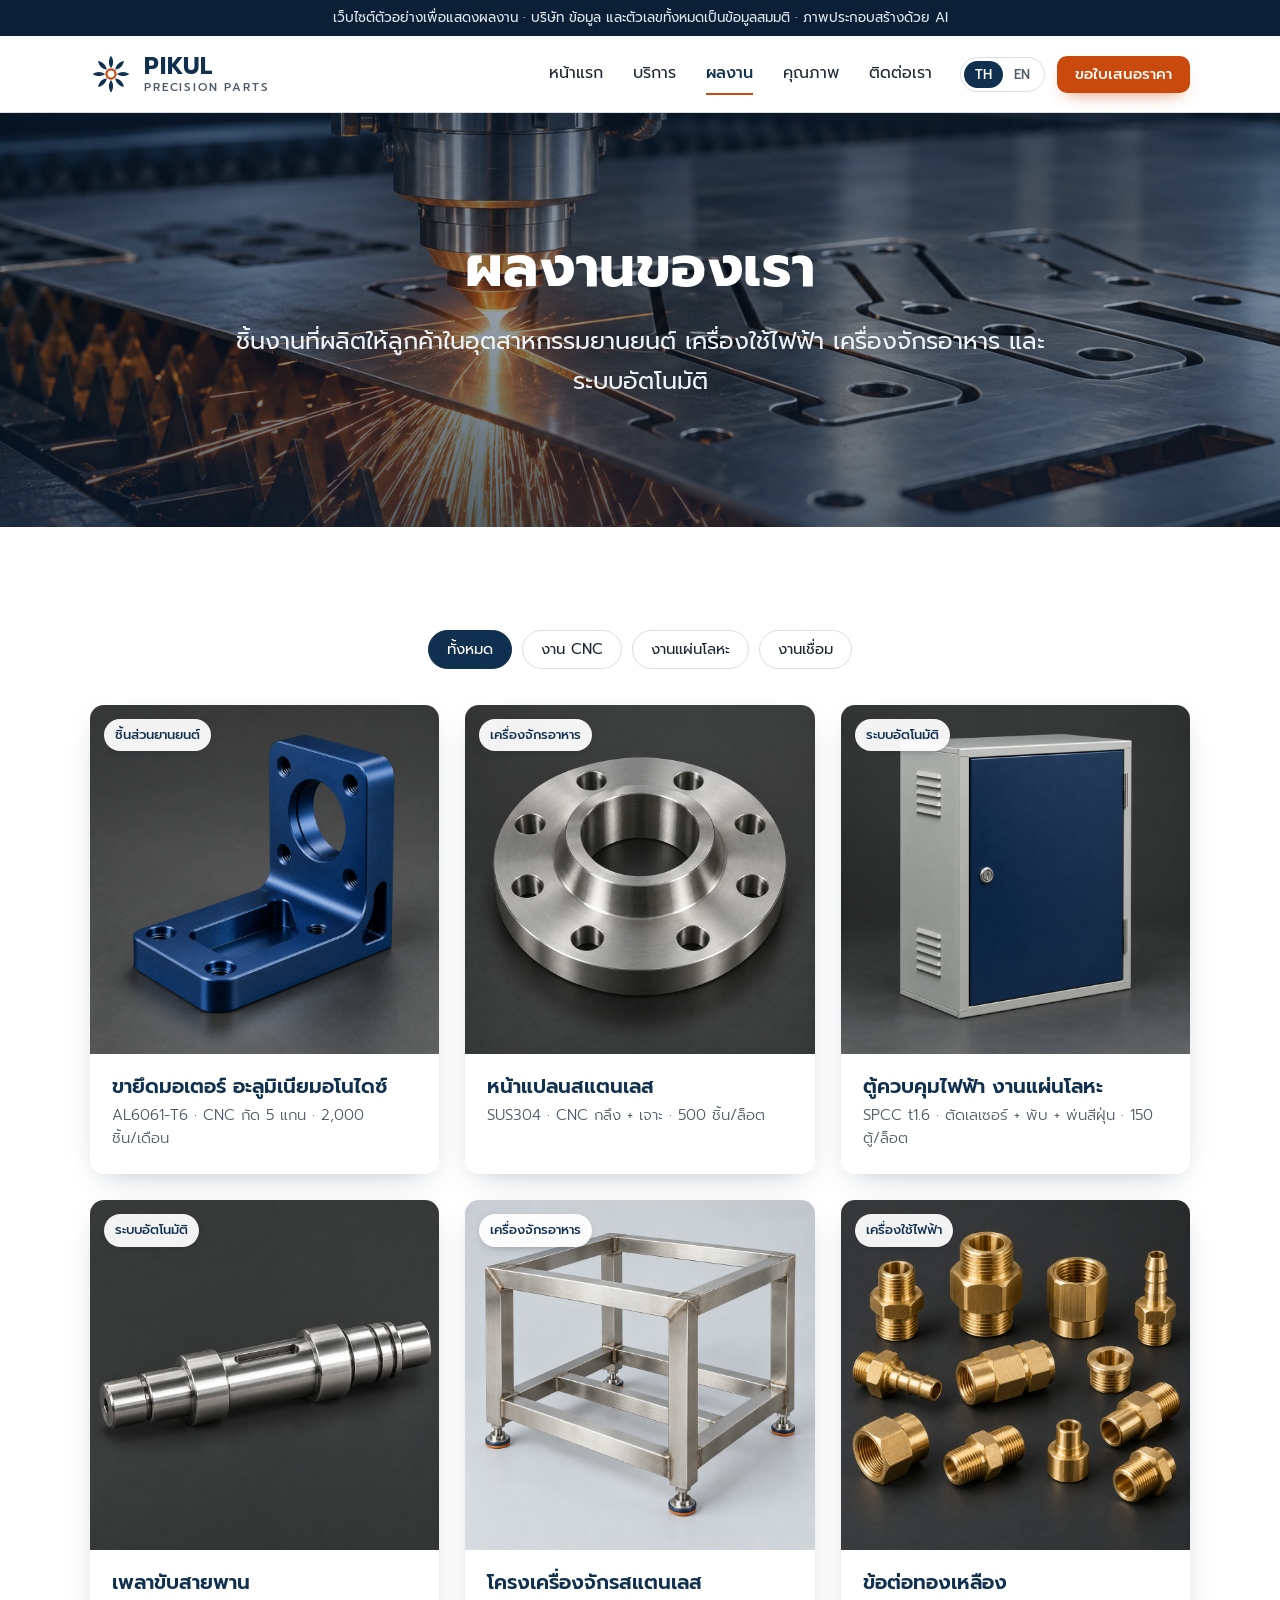
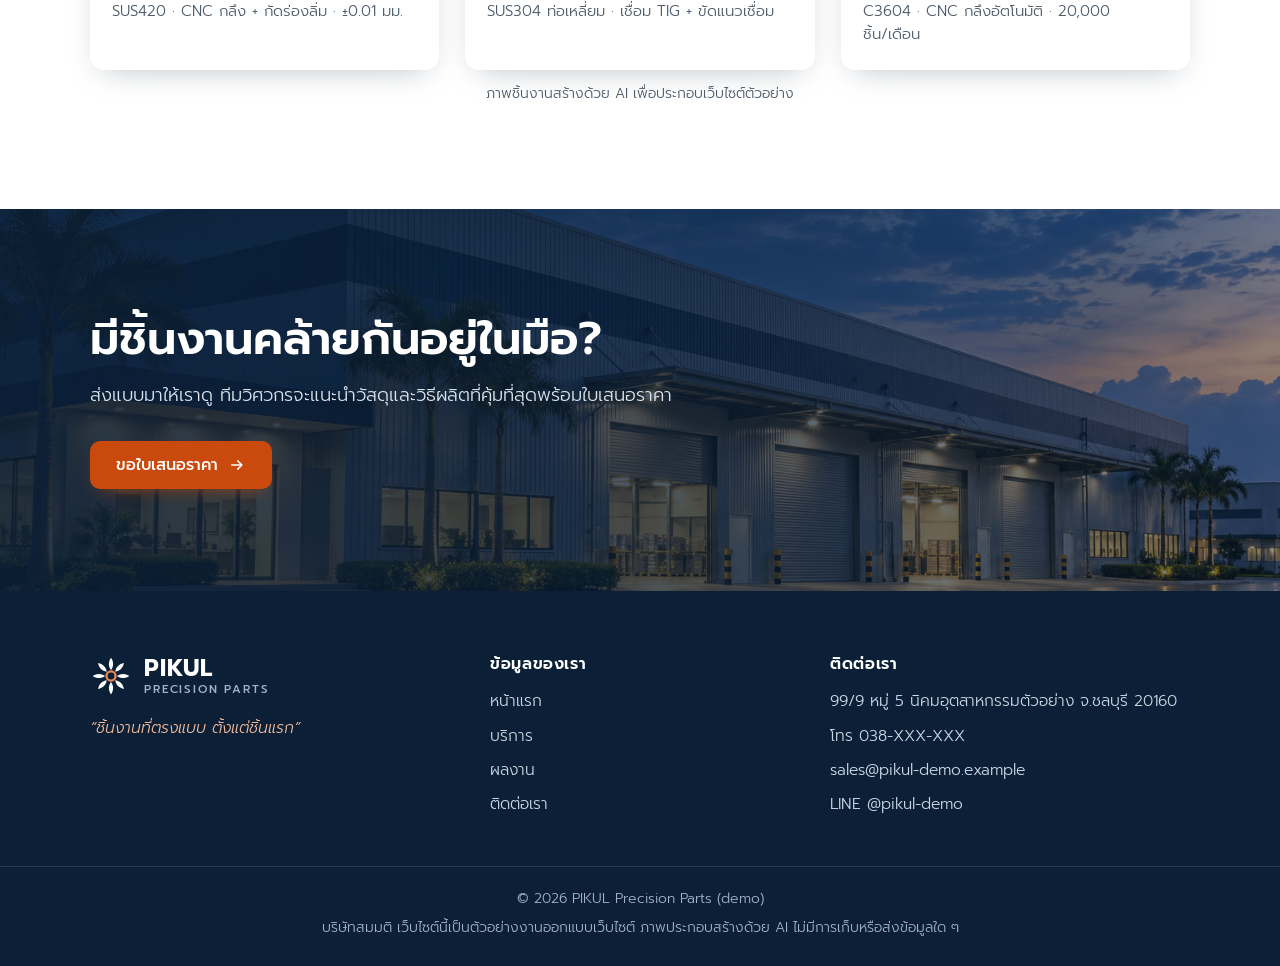
<file: works.html>
<!doctype html>
<html lang="th">
<head>
<meta charset="utf-8">
<meta name="viewport" content="width=device-width, initial-scale=1">
<title>ผลงาน · PIKUL Precision Parts (เว็บไซต์ตัวอย่าง)</title>
<meta name="description" content="ตัวอย่างชิ้นงาน CNC งานแผ่นโลหะ และงานเชื่อม ของบริษัทสมมติ PIKUL Precision Parts">
<meta name="robots" content="noindex">
<link rel="icon" href="assets/favicon.svg" type="image/svg+xml">
<link rel="preconnect" href="https://fonts.googleapis.com">
<link rel="preconnect" href="https://fonts.gstatic.com" crossorigin>
<link href="https://fonts.googleapis.com/css2?family=Prompt:wght@300;400;500;600;700&display=swap" rel="stylesheet">
<link rel="stylesheet" href="styles.css">
<script>document.documentElement.classList.add("js")</script>
</head>
<body data-page="works">
<a class="skip" href="#main" data-i18n="skip">ข้ามไปเนื้อหาหลัก</a>
<div class="notice" role="note" data-i18n="notice">เว็บไซต์ตัวอย่างเพื่อแสดงผลงาน · บริษัท ข้อมูล และตัวเลขทั้งหมดเป็นข้อมูลสมมติ · ภาพประกอบสร้างด้วย AI</div>
<!--HEADER:start-->
<header class="site-header">
  <div class="wrap">
    <a class="brand" href="index.html" aria-label="PIKUL Precision Parts">
      <svg viewBox="0 0 48 48" aria-hidden="true"><g fill="#10304f"><path d="M24 3c3.2 4.6 3.2 9.8 0 14.2C20.8 12.8 20.8 7.6 24 3z"/><path d="M24 45c-3.2-4.6-3.2-9.8 0-14.2 3.2 4.4 3.2 9.6 0 14.2z"/><path d="M3 24c4.6-3.2 9.8-3.2 14.2 0-4.4 3.2-9.6 3.2-14.2 0z"/><path d="M45 24c-4.6 3.2-9.8 3.2-14.2 0 4.4-3.2 9.6-3.2 14.2 0z"/><path d="M9.2 9.2c5.5 1 9.2 4.7 10 10-5.3-.8-9-4.5-10-10z"/><path d="M38.8 38.8c-5.5-1-9.2-4.7-10-10 5.3.8 9 4.5 10 10z"/><path d="M38.8 9.2c-1 5.5-4.7 9.2-10 10 .8-5.3 4.5-9 10-10z"/><path d="M9.2 38.8c1-5.5 4.7-9.2 10-10-.8 5.3-4.5 9-10 10z"/></g><circle cx="24" cy="24" r="5.2" fill="none" stroke="#c94a0c" stroke-width="2.6"/></svg>
      <span class="word">PIKUL<small>PRECISION PARTS</small></span>
    </a>
    <nav class="nav" id="nav" aria-label="เมนูหลัก">
      <a href="index.html" data-i18n="nav.home">หน้าแรก</a>
      <a href="services.html" data-i18n="nav.services">บริการ</a>
      <a href="works.html" aria-current="page" data-i18n="nav.works">ผลงาน</a>
      <a href="index.html#quality" data-i18n="nav.quality">คุณภาพ</a>
      <a href="contact.html" data-i18n="nav.contact">ติดต่อเรา</a>
    </nav>
    <div class="head-actions">
      <div class="lang" role="group" aria-label="ภาษา / Language"><button type="button" data-lang="th" aria-pressed="true">TH</button><button type="button" data-lang="en" aria-pressed="false">EN</button></div>
      <a class="btn btn-primary btn-sm" href="contact.html#rfq" data-i18n="cta.quote">ขอใบเสนอราคา</a>
      <button class="menu-btn" type="button" aria-controls="nav" aria-expanded="false" aria-label="เปิดเมนู"><svg viewBox="0 0 24 24" fill="none" stroke="currentColor" stroke-width="2" stroke-linecap="round"><path d="M4 7h16M4 12h16M4 17h16"/></svg></button>
    </div>
  </div>
</header>
<!--HEADER:end-->

<main id="main">
  <section class="hero page-hero" aria-labelledby="works-title">
    <img src="assets/img/svc-laser.jpg" alt="" width="1536" height="1024" fetchpriority="high">
    <div class="hero-inner">
      <h1 id="works-title" data-i18n="worksp.title">ผลงานของเรา</h1>
      <p class="tagline" data-i18n="worksp.lead">ชิ้นงานที่ผลิตให้ลูกค้าในอุตสาหกรรมยาน⁠ยนต์ เครื่องใช้ไฟฟ้า เครื่องจักรอาหาร และระบบอัตโนมัติ</p>
    </div>
  </section>

  <section class="section">
    <div class="wrap">
      <div class="filters" role="group" aria-label="กรองผลงาน" data-i18n-aria="filter.label">
        <button type="button" data-filter="all" aria-pressed="true" data-i18n="filter.all">ทั้งหมด</button>
        <button type="button" data-filter="cnc" aria-pressed="false" data-i18n="filter.cnc">งาน CNC</button>
        <button type="button" data-filter="sheet" aria-pressed="false" data-i18n="filter.sheet">งานแผ่นโลหะ</button>
        <button type="button" data-filter="weld" aria-pressed="false" data-i18n="filter.weld">งานเชื่อม</button>
      </div>
      <ul class="works">
        <li class="work reveal" data-cat="cnc">
          <img src="assets/img/work-bracket.jpg" alt="ขายึดอะลูมิเนียมอโนไดซ์สีน้ำเงิน" data-i18n-alt="w1.alt" loading="lazy" width="1024" height="1024">
          <div class="work-body"><span class="tag" data-i18n="ind.auto">ชิ้นส่วนยานยนต์</span><h2 data-i18n="w1.title">ขายึดมอเตอร์ อะลูมิเนียมอโนไดซ์</h2><p data-i18n="w1.card">AL6061-T6 · CNC กัด 5 แกน · 2,000 ชิ้น/เดือน</p></div>
        </li>
        <li class="work reveal" data-cat="cnc">
          <img src="assets/img/work-flange.jpg" alt="หน้าแปลนสแตนเลสกลึง" data-i18n-alt="w3.alt" loading="lazy" width="1024" height="1024">
          <div class="work-body"><span class="tag" data-i18n="ind.food">เครื่องจักรอาหาร</span><h2 data-i18n="w3.title">หน้าแปลนสแตนเลส</h2><p data-i18n="w3.card">SUS304 · CNC กลึง + เจาะ · 500 ชิ้น/ล็อต</p></div>
        </li>
        <li class="work reveal" data-cat="sheet">
          <img src="assets/img/work-enclosure.jpg" alt="ตู้ควบคุมงานแผ่นโลหะพ่นสีฝุ่น" data-i18n-alt="w2.alt" loading="lazy" width="1024" height="1024">
          <div class="work-body"><span class="tag" data-i18n="ind.fa">ระบบอัตโนมัติ</span><h2 data-i18n="w2.title">ตู้ควบคุมไฟฟ้า งานแผ่นโลหะ</h2><p data-i18n="w2.card">SPCC t1.6 · ตัดเลเซอร์ + พับ + พ่นสีฝุ่น · 150 ตู้/ล็อต</p></div>
        </li>
        <li class="work reveal" data-cat="cnc">
          <img src="assets/img/work-shaft.jpg" alt="เพลาสแตนเลสกลึงหลายขนาด" data-i18n-alt="w4.alt" loading="lazy" width="1024" height="1024">
          <div class="work-body"><span class="tag" data-i18n="ind.fa">ระบบอัตโนมัติ</span><h2 data-i18n="w4.title">เพลาขับสายพาน</h2><p data-i18n="w4.card">SUS420 · CNC กลึง + กัดร่องลิ่ม · ±0.01 มม.</p></div>
        </li>
        <li class="work reveal" data-cat="weld">
          <img src="assets/img/work-frame.jpg" alt="โครงสแตนเลสเชื่อม TIG" data-i18n-alt="w5.alt" loading="lazy" width="1024" height="1024">
          <div class="work-body"><span class="tag" data-i18n="ind.food">เครื่องจักรอาหาร</span><h2 data-i18n="w5.title">โครงเครื่องจักรสแตนเลส</h2><p data-i18n="w5.card">SUS304 ท่อเหลี่ยม · เชื่อม TIG + ขัดแนวเชื่อม</p></div>
        </li>
        <li class="work reveal" data-cat="cnc">
          <img src="assets/img/work-brass.jpg" alt="ข้อต่อทองเหลืองกลึง" data-i18n-alt="w6.alt" loading="lazy" width="1024" height="1024">
          <div class="work-body"><span class="tag" data-i18n="ind.elec">เครื่องใช้ไฟฟ้า</span><h2 data-i18n="w6.title">ข้อต่อทองเหลือง</h2><p data-i18n="w6.card">C3604 · CNC กลึงอัตโนมัติ · 20,000 ชิ้น/เดือน</p></div>
        </li>
      </ul>
      <p class="table-note center" data-i18n="works.note">ภาพชิ้นงานสร้างด้วย AI เพื่อประกอบเว็บไซต์ตัวอย่าง</p>
    </div>
  </section>

  <section class="band" aria-labelledby="band-title">
    <img src="assets/img/exterior.jpg" alt="" loading="lazy" width="1536" height="1024">
    <div class="wrap reveal">
      <h2 id="band-title" data-i18n="band.title2">มีชิ้นงานคล้ายกันอยู่ในมือ?</h2>
      <p data-i18n="band.body2">ส่งแบบมาให้เราดู ทีมวิศวกรจะแนะนำวัสดุและวิธีผลิตที่คุ้มที่สุดพร้อมใบเสนอราคา</p>
      <a class="btn btn-primary" href="contact.html#rfq"><span data-i18n="cta.quote">ขอใบเสนอราคา</span><svg viewBox="0 0 24 24"><path d="M5 12h13M13 6.5 18.5 12 13 17.5"/></svg></a>
    </div>
  </section>
</main>
<!--FOOTER:start-->
<footer class="site-footer">
  <div class="wrap cols">
    <div>
      <a class="brand" href="index.html" aria-label="PIKUL Precision Parts">
        <svg viewBox="0 0 48 48" aria-hidden="true"><g fill="#ffffff"><path d="M24 3c3.2 4.6 3.2 9.8 0 14.2C20.8 12.8 20.8 7.6 24 3z"/><path d="M24 45c-3.2-4.6-3.2-9.8 0-14.2 3.2 4.4 3.2 9.6 0 14.2z"/><path d="M3 24c4.6-3.2 9.8-3.2 14.2 0-4.4 3.2-9.6 3.2-14.2 0z"/><path d="M45 24c-4.6 3.2-9.8 3.2-14.2 0 4.4-3.2 9.6-3.2 14.2 0z"/><path d="M9.2 9.2c5.5 1 9.2 4.7 10 10-5.3-.8-9-4.5-10-10z"/><path d="M38.8 38.8c-5.5-1-9.2-4.7-10-10 5.3.8 9 4.5 10 10z"/><path d="M38.8 9.2c-1 5.5-4.7 9.2-10 10 .8-5.3 4.5-9 10-10z"/><path d="M9.2 38.8c1-5.5 4.7-9.2 10-10-.8 5.3-4.5 9-10 10z"/></g><circle cx="24" cy="24" r="5.2" fill="none" stroke="#f08a52" stroke-width="2.6"/></svg>
        <span class="word">PIKUL<small>PRECISION PARTS</small></span>
      </a>
      <p class="motto" data-i18n="foot.motto">“ชิ้นงานที่ตรงแบบ ตั้งแต่ชิ้นแรก”</p>
    </div>
    <div>
      <h2 class="foot-h" data-i18n="foot.info">ข้อมูลของเรา</h2>
      <ul>
        <li><a href="index.html" data-i18n="nav.home">หน้าแรก</a></li>
        <li><a href="services.html" data-i18n="nav.services">บริการ</a></li>
        <li><a href="works.html" data-i18n="nav.works">ผลงาน</a></li>
        <li><a href="contact.html" data-i18n="nav.contact">ติดต่อเรา</a></li>
      </ul>
    </div>
    <div>
      <h2 class="foot-h" data-i18n="foot.contact">ติดต่อเรา</h2>
      <ul>
        <li data-i18n="c.addrVal">99/9 หมู่ 5 นิคมอุตสาหกรรมตัวอย่าง จ.ชลบุรี 20160</li>
        <li><span data-i18n="c.tel">โทร</span> 038-XXX-XXX</li>
        <li><a href="mailto:sales@pikul-demo.example">sales@pikul-demo.example</a></li>
        <li>LINE @pikul-demo</li>
      </ul>
    </div>
  </div>
  <div class="legal">
    <p>© 2026 PIKUL Precision Parts (demo)</p>
    <p data-i18n="foot.disclaimer">บริษัทสมมติ เว็บไซต์นี้เป็นตัวอย่างงานออกแบบเว็บไซต์ ภาพประกอบสร้างด้วย AI ไม่มีการเก็บหรือส่งข้อมูลใด ๆ</p>
  </div>
</footer>
<!--FOOTER:end-->
<script src="app.js" defer></script>
</body>
</html>
</file>
<file: styles.css>
:root {
  --navy-900: #0b1f36;
  --navy-800: #10304f;
  --navy-600: #24507d;
  --accent: #c94a0c;
  --accent-hover: #ad3e08;
  --accent-soft: #fdeee5;
  --tint: #f2f5f9;
  --tint-2: #e5ebf2;
  --text: #1c2733;
  --text-2: #4d5b6a;
  --line: #d8dfe7;
  --white: #ffffff;
  --ok: #17663d;
  --err: #a8261d;
  --radius: 14px;
  --shadow: 0 10px 30px -14px rgba(11, 31, 54, .35);
  --font: "Prompt", "Leelawadee UI", sans-serif;
  --wrap: 1180px;
  --gutter: clamp(18px, 4vw, 40px);
  --header-h: 76px;
}

* { box-sizing: border-box; }
html { scroll-behavior: smooth; scroll-padding-top: calc(var(--header-h) + 16px); }
body { margin: 0; font: 300 17px/1.7 var(--font); color: var(--text); background: var(--white); -webkit-font-smoothing: antialiased; }
img { display: block; max-width: 100%; height: auto; }
a { color: var(--navy-600); text-underline-offset: 4px; }
h1, h2, h3, h4 { font-family: var(--font); margin: 0; line-height: 1.2; color: var(--navy-800); font-weight: 600; text-wrap: balance; }
p { margin: 0; text-wrap: pretty; }
::selection { background: var(--navy-800); color: #fff; }
:focus-visible { outline: 3px solid var(--accent); outline-offset: 3px; }
.wrap { max-width: var(--wrap); margin: 0 auto; padding: 0 var(--gutter); }
.num, td, dd { font-variant-numeric: tabular-nums; }
.skip { position: absolute; left: 12px; top: -60px; z-index: 50; background: var(--navy-800); color: #fff; padding: 10px 14px; border-radius: 8px; }
.skip:focus { top: 12px; }

/* Demo notice */
.notice { background: var(--navy-900); color: #dfe7f0; font-size: 13.5px; font-weight: 400; text-align: center; padding: 8px var(--gutter); line-height: 1.5; }

/* Header */
.site-header { position: sticky; top: 0; z-index: 40; background: rgba(255,255,255,.97); border-bottom: 1px solid var(--line); }
.site-header .wrap { height: var(--header-h); display: flex; align-items: center; gap: 28px; }
.brand { display: flex; align-items: center; gap: 12px; text-decoration: none; color: var(--navy-800); }
.brand svg { width: 42px; height: 42px; }
.brand .word { font-weight: 700; font-size: 23px; letter-spacing: .04em; line-height: 1; }
.brand .word small { display: block; font-weight: 500; font-size: 11.5px; letter-spacing: .16em; color: var(--text-2); margin-top: 4px; }
.nav { display: flex; gap: 30px; margin-left: auto; }
.nav a { color: var(--text); text-decoration: none; font-weight: 400; font-size: 16px; padding: 6px 0; border-bottom: 2px solid transparent; transition: color .2s, border-color .2s; }
.nav a:hover { color: var(--navy-600); }
.nav a[aria-current="page"] { color: var(--navy-800); font-weight: 500; border-color: var(--accent); }
.head-actions { display: flex; align-items: center; gap: 12px; }
.lang { display: inline-flex; border: 1px solid var(--line); border-radius: 999px; padding: 3px; }
.lang button { font: 500 13px/1 var(--font); border: 0; background: transparent; color: var(--text-2); padding: 7px 11px; border-radius: 999px; cursor: pointer; }
.lang button[aria-pressed="true"] { background: var(--navy-800); color: #fff; }
.menu-btn { display: none; width: 44px; height: 44px; border: 0; background: transparent; border-radius: 10px; cursor: pointer; color: var(--navy-800); }
.menu-btn svg { width: 26px; height: 26px; margin: auto; }

/* Buttons */
.btn { display: inline-flex; align-items: center; justify-content: center; gap: 10px; font: 500 16px/1 var(--font); text-decoration: none; padding: 15px 26px; border-radius: 10px; border: 0; cursor: pointer; transition: background-color .2s, color .2s, box-shadow .2s, transform .2s; }
.btn svg { width: 18px; height: 18px; fill: none; stroke: currentColor; stroke-width: 2; stroke-linecap: round; stroke-linejoin: round; }
.btn-primary { background: var(--accent); color: #fff; box-shadow: 0 8px 18px -10px rgba(201, 74, 12, .8); }
.btn-primary:hover { background: var(--accent-hover); }
.btn-primary:active { transform: translateY(1px); }
.btn-light { background: rgba(255,255,255,.12); color: #fff; box-shadow: inset 0 0 0 1.5px rgba(255,255,255,.75); }
.btn-light:hover { background: rgba(255,255,255,.22); }
.btn-outline { background: transparent; color: var(--navy-800); box-shadow: inset 0 0 0 1.5px var(--navy-800); }
.btn-outline:hover { background: var(--tint); }
.btn-sm { padding: 11px 18px; font-size: 15px; }
.btn[disabled] { opacity: .6; cursor: progress; }

/* Hero */
.hero { position: relative; min-height: min(86vh, 820px); display: grid; place-items: center; text-align: center; color: #fff; isolation: isolate; overflow: hidden; }
.hero picture, .hero > img { position: absolute; inset: 0; z-index: -2; }
.hero img { width: 100%; height: 100%; object-fit: cover; }
.hero::before { content: ""; position: absolute; inset: 0; z-index: -1; background: linear-gradient(180deg, rgba(11,31,54,.62) 0%, rgba(11,31,54,.42) 45%, rgba(11,31,54,.7) 100%); }
.hero-inner { padding: 72px var(--gutter) 150px; max-width: 1160px; }
.hero h1 { color: #fff; font-size: clamp(36px, 5.2vw, 70px); font-weight: 700; letter-spacing: .01em; line-height: 1.08; }
.hero .tagline { margin: 22px auto 0; font-size: clamp(18px, 2vw, 24px); font-weight: 400; max-width: 34em; color: #eef3f8; }
.hero .actions { margin-top: 34px; display: flex; flex-wrap: wrap; gap: 14px; justify-content: center; }
.page-hero { min-height: 46vh; }
.page-hero .hero-inner { padding: 64px var(--gutter); }
.page-hero h1 { font-size: clamp(34px, 4.6vw, 56px); }

/* Quick quote bar */
.quick { position: relative; z-index: 5; margin-top: -78px; }
.quick form { background: #fff; border-radius: var(--radius); box-shadow: 0 24px 50px -24px rgba(11,31,54,.45); padding: 22px 24px; display: grid; grid-template-columns: auto repeat(3, minmax(0, 1fr)) auto; gap: 16px; align-items: end; }
.quick .q-title { align-self: center; padding-right: 8px; }
.quick .q-title b { display: block; font-weight: 600; font-size: 18px; color: var(--navy-800); }
.quick .q-title span { font-size: 14px; color: var(--text-2); }

/* Form fields */
.field { display: grid; gap: 6px; min-width: 0; }
.field label { font-size: 14px; font-weight: 500; color: var(--text); }
.field input, .field select, .field textarea {
  width: 100%; font: 400 16px/1.4 var(--font); color: var(--text); background: #fff;
  border: 1px solid #b9c4d0; border-radius: 10px; padding: 12px 14px; min-height: 48px; appearance: none;
}
.field textarea { min-height: 110px; resize: vertical; }
.field select { background-image: url("data:image/svg+xml,%3Csvg xmlns='http://www.w3.org/2000/svg' viewBox='0 0 24 24' fill='none' stroke='%2310304f' stroke-width='2.2'%3E%3Cpath d='M6 9l6 6 6-6'/%3E%3C/svg%3E"); background-repeat: no-repeat; background-position: right 12px center; background-size: 18px; padding-right: 38px; }
.field input::placeholder, .field textarea::placeholder { color: #6b7886; }
.field input:focus, .field select:focus, .field textarea:focus { outline: 3px solid rgba(201,74,12,.35); outline-offset: 0; border-color: var(--accent); }
.field [aria-invalid="true"] { border-color: var(--err); }

/* Sections */
.section { padding: clamp(64px, 8vw, 110px) 0; }
.section.tint { background: var(--tint); }
.section-head { text-align: center; max-width: 820px; margin: 0 auto 48px; }
.section-head h2, .h2 { font-size: clamp(30px, 3.4vw, 44px); font-weight: 600; }
.section-head p { margin-top: 16px; color: var(--text-2); font-size: 18px; }
.accent-title { position: relative; padding-left: 20px; }
.accent-title::before { content: ""; position: absolute; left: 0; top: .18em; bottom: .18em; width: 4px; border-radius: 2px; background: var(--accent); }

/* About cards (pattern from reference) */
.about-cards { display: grid; grid-template-columns: 1fr 1fr; gap: 28px; }
.card { background: var(--tint); border-radius: var(--radius); padding: 34px 34px 32px; box-shadow: 0 2px 0 rgba(11,31,54,.03), 0 12px 28px -22px rgba(11,31,54,.45); }
.card h3 { font-size: 23px; }
.card p { margin-top: 14px; color: var(--text-2); }
.facts { margin-top: 24px; padding-top: 20px; border-top: 1px solid var(--line); display: grid; grid-template-columns: repeat(3, minmax(0, 1fr)); gap: 16px; }
.facts div { padding: 0; }
.facts b { display: block; font-size: 24px; font-weight: 600; color: var(--navy-800); line-height: 1.2; }
.facts span { font-size: 14px; color: var(--text-2); }

/* Service tiles */
.tiles { display: grid; grid-template-columns: repeat(4, minmax(0, 1fr)); gap: 22px; }
.tile { position: relative; border-radius: var(--radius); overflow: hidden; aspect-ratio: 3 / 4; color: #fff; text-decoration: none; box-shadow: var(--shadow); isolation: isolate; }
.tile img { position: absolute; inset: 0; width: 100%; height: 100%; object-fit: cover; z-index: -2; transition: transform .7s cubic-bezier(.16,1,.3,1); }
.tile::after { content: ""; position: absolute; inset: 0; z-index: -1; background: linear-gradient(180deg, rgba(11,31,54,0) 35%, rgba(11,31,54,.9) 100%); }
.tile .tile-body { position: absolute; left: 0; right: 0; bottom: 0; padding: 22px; }
.tile h3 { color: #fff; font-size: 22px; }
.tile p { margin-top: 6px; font-size: 15px; color: #dbe4ee; line-height: 1.5; }
.tile:hover img { transform: scale(1.05); }
.more-link { display: inline-flex; align-items: center; gap: 8px; font-weight: 500; color: var(--navy-800); text-decoration: none; margin-top: 34px; }
.more-link svg { width: 18px; height: 18px; fill: none; stroke: currentColor; stroke-width: 2; }
.center { text-align: center; }

/* Split rows (pattern from reference projects/services) */
.split { display: grid; grid-template-columns: minmax(0, 1.05fr) minmax(0, .95fr); gap: clamp(28px, 5vw, 64px); align-items: center; }
.split + .split { margin-top: clamp(56px, 7vw, 96px); }
.works-exit { margin-top: clamp(40px, 5vw, 64px); }
.split.reverse .split-media { order: 2; }
.split-media img { width: 100%; aspect-ratio: 4 / 3; object-fit: cover; border-radius: 16px; box-shadow: var(--shadow); }
.split h2, .split h3 { font-size: clamp(26px, 2.8vw, 36px); }
.split .meta { margin-top: 10px; color: var(--text-2); font-size: 16px; }
.split p.body { margin-top: 18px; color: var(--text-2); max-width: 36em; }
.split .btn { margin-top: 26px; }
.spec { margin: 22px 0 0; display: grid; gap: 0; max-width: 34em; }
.spec div { display: flex; justify-content: space-between; gap: 18px; padding: 11px 0; border-top: 1px solid var(--line); }
.spec dt { color: var(--text-2); }
.spec dd { margin: 0; font-weight: 500; color: var(--navy-800); text-align: right; }
.checks { list-style: none; margin: 22px 0 0; padding: 0; display: grid; gap: 12px; }
.checks li { position: relative; padding-left: 34px; color: var(--text); }
.checks li::before { content: ""; position: absolute; left: 0; top: 4px; width: 22px; height: 22px; border-radius: 50%; background: var(--accent-soft) url("data:image/svg+xml,%3Csvg xmlns='http://www.w3.org/2000/svg' viewBox='0 0 24 24' fill='none' stroke='%23c94a0c' stroke-width='3' stroke-linecap='round' stroke-linejoin='round'%3E%3Cpath d='M6 12.5l4 4L18 8'/%3E%3C/svg%3E") center / 14px no-repeat; }

/* CTA band */
.band { position: relative; color: #fff; isolation: isolate; overflow: hidden; }
.band img { position: absolute; inset: 0; width: 100%; height: 100%; object-fit: cover; z-index: -2; }
.band::before { content: ""; position: absolute; inset: 0; z-index: -1; background: linear-gradient(90deg, rgba(11,31,54,.9) 0%, rgba(11,31,54,.72) 55%, rgba(11,31,54,.45) 100%); }
.band .wrap { padding-top: clamp(64px, 8vw, 104px); padding-bottom: clamp(64px, 8vw, 104px); }
.band h2 { color: #fff; font-size: clamp(30px, 3.6vw, 46px); max-width: 16em; }
.band p { margin-top: 14px; max-width: 34em; color: #dbe4ee; font-size: 18px; }
.band .btn { margin-top: 30px; }

/* Slider (services hero, pattern from reference) */
.slider { position: relative; height: min(78vh, 720px); overflow: hidden; background: var(--navy-900); }
.slide { position: absolute; inset: 0; opacity: 0; transition: opacity 1s ease; isolation: isolate; }
.slide.is-active { opacity: 1; }
.slide img { position: absolute; inset: 0; width: 100%; height: 100%; object-fit: cover; z-index: -2; }
.slide::before { content: ""; position: absolute; inset: 0; z-index: -1; background: linear-gradient(180deg, rgba(11,31,54,.25) 0%, rgba(11,31,54,.35) 50%, rgba(11,31,54,.82) 100%); }
.slide-cap { position: absolute; right: var(--gutter); bottom: 64px; max-width: 520px; text-align: right; color: #fff; }
.slide-cap h2 { color: #fff; font-size: clamp(30px, 4vw, 52px); font-weight: 700; }
.slide-cap p { margin-top: 10px; font-size: 18px; color: #e6edf4; }
.slider-btn { position: absolute; top: 50%; transform: translateY(-50%); width: 48px; height: 48px; border-radius: 50%; border: 0; background: rgba(255,255,255,.88); color: var(--navy-800); cursor: pointer; display: grid; place-items: center; box-shadow: 0 6px 16px -8px rgba(0,0,0,.5); }
.slider-btn svg { width: 22px; height: 22px; fill: none; stroke: currentColor; stroke-width: 2.2; }
.slider-btn.prev { left: 18px; }
.slider-btn.next { right: 18px; }
.dots { position: absolute; left: var(--gutter); bottom: 28px; display: flex; gap: 8px; }
.dots button { width: 10px; height: 10px; border-radius: 50%; border: 0; background: rgba(255,255,255,.45); cursor: pointer; padding: 0; }
.dots button[aria-current="true"] { background: #fff; width: 26px; border-radius: 5px; }

/* Machine table */
.table-card { background: #fff; border-radius: var(--radius); box-shadow: var(--shadow); padding: 10px 28px 18px; overflow-x: auto; }
table { width: 100%; border-collapse: collapse; }
th { text-align: left; font-size: 14px; font-weight: 500; color: var(--text-2); padding: 16px 14px 12px 0; border-bottom: 2px solid var(--navy-800); }
td { padding: 14px 14px 14px 0; border-bottom: 1px solid var(--line); }
td:nth-child(4) { white-space: nowrap; }
td:first-child { font-weight: 500; color: var(--navy-800); }
.num { text-align: right; }
.table-note { margin-top: 12px; font-size: 14px; color: var(--text-2); }

/* Works grid */
.filters { display: flex; flex-wrap: wrap; gap: 10px; justify-content: center; margin-bottom: 36px; }
.filters button { font: 400 15px/1 var(--font); padding: 11px 18px; border-radius: 999px; border: 1px solid var(--line); background: #fff; color: var(--text); cursor: pointer; }
.filters button[aria-pressed="true"] { background: var(--navy-800); border-color: var(--navy-800); color: #fff; }
.works { display: grid; grid-template-columns: repeat(3, minmax(0, 1fr)); gap: 26px; list-style: none; margin: 0; padding: 0; }
.work { position: relative; background: #fff; border-radius: var(--radius); overflow: hidden; box-shadow: var(--shadow); display: flex; flex-direction: column; }
.work img { width: 100%; aspect-ratio: 1; object-fit: cover; background: var(--tint-2); }
.work .work-body { padding: 20px 22px 24px; }
.work .tag { position: absolute; left: 14px; top: 14px; font-size: 13px; font-weight: 500; color: var(--navy-800); background: rgba(255,255,255,.94); padding: 5px 11px; border-radius: 999px; box-shadow: 0 4px 12px -6px rgba(11,31,54,.5); }
.work h2 { font-size: 20px; }
.work p { margin-top: 6px; font-size: 15px; color: var(--text-2); line-height: 1.55; }
.work[hidden] { display: none; }

/* Contact */
.contact-hero { position: relative; color: #fff; isolation: isolate; }
.contact-hero > img { position: absolute; inset: 0; width: 100%; height: 100%; object-fit: cover; z-index: -2; }
.contact-hero::before { content: ""; position: absolute; inset: 0; z-index: -1; background: rgba(11,31,54,.82); }
.contact-hero .wrap { padding-top: clamp(56px, 7vw, 92px); padding-bottom: clamp(56px, 7vw, 92px); }
.contact-hero .section-head h1 { color: #fff; font-size: clamp(34px, 4.4vw, 52px); }
.contact-hero .section-head p { color: #dbe4ee; }
.contact-grid { display: grid; grid-template-columns: minmax(0, .9fr) minmax(0, 1.1fr); gap: clamp(28px, 5vw, 56px); align-items: start; }
.info dl { margin: 0; display: grid; gap: 18px; }
.info dt { font-weight: 600; font-size: 18px; }
.info dd { margin: 4px 0 0; color: #dbe4ee; }
.info a { color: #ffd2bb; }
.map { margin: 28px 0 0; }
.map img { width: 100%; aspect-ratio: 3 / 2; object-fit: cover; border-radius: var(--radius); box-shadow: 0 20px 40px -24px rgba(0,0,0,.7); }
.map figcaption { font-size: 13px; color: #c9d5e2; margin-top: 10px; }
.rfq { background: #fff; color: var(--text); border-radius: var(--radius); padding: clamp(22px, 3vw, 34px); box-shadow: 0 30px 60px -30px rgba(0,0,0,.6); }
.rfq h2 { font-size: 26px; }
.rfq .sub { margin-top: 6px; color: var(--text-2); font-size: 15.5px; }
.rfq .grid { margin-top: 20px; display: grid; grid-template-columns: 1fr 1fr; gap: 14px; }
.rfq .full { grid-column: 1 / -1; }
.drop { position: relative; display: grid; justify-items: center; gap: 4px; text-align: center; padding: 22px 16px; border: 1.5px dashed #9aa8b6; border-radius: 12px; background: var(--tint); cursor: pointer; transition: border-color .2s, background-color .2s; }
.drop input { position: absolute; inset: 0; opacity: 0; cursor: pointer; }
.drop svg { width: 30px; height: 30px; fill: none; stroke: var(--navy-800); stroke-width: 2; stroke-linecap: round; stroke-linejoin: round; }
.drop b { font-weight: 500; color: var(--navy-800); }
.drop span { font-size: 14px; color: var(--text-2); }
.drop .file-name { color: var(--ok); font-weight: 500; }
.drop:hover, .drop.is-over { border-color: var(--accent); background: var(--accent-soft); }
.drop:focus-within { outline: 3px solid rgba(201,74,12,.35); outline-offset: 2px; }
.drop.is-invalid { border-color: var(--err); border-style: solid; }
.rfq .btn { width: 100%; margin-top: 18px; }
.form-error { color: var(--err); font-weight: 500; font-size: 15px; margin-top: 12px; }
.form-error:empty { display: none; }
.privacy { margin-top: 12px; font-size: 13.5px; color: var(--text-2); }
.done { text-align: center; padding: 28px 8px; }
.done[hidden] { display: none; }
.done svg { width: 56px; height: 56px; margin: 0 auto; fill: none; stroke: var(--ok); stroke-width: 2.2; stroke-linecap: round; stroke-linejoin: round; }
.done h2 { margin-top: 14px; }
.done p { margin-top: 10px; color: var(--text-2); }
.done .btn { width: auto; }
.rfq.is-sent .rfq-form { display: none; }

/* Footer (pattern from reference, own colours) */
.site-footer { background: var(--navy-900); color: #c9d5e2; font-size: 15.5px; }
.site-footer .cols { display: grid; grid-template-columns: 1.2fr 1fr 1.2fr; gap: 40px; padding-top: 64px; padding-bottom: 48px; }
.site-footer .brand { color: #fff; }
.site-footer .brand .word small { color: #9fb2c6; }
.site-footer .motto { margin-top: 18px; font-style: italic; color: #f3b99a; }
.site-footer .foot-h { color: #fff; font-size: 16px; font-weight: 600; letter-spacing: .04em; margin-bottom: 14px; }
.site-footer ul { list-style: none; margin: 0; padding: 0; display: grid; gap: 8px; }
.site-footer a { color: #c9d5e2; text-decoration: none; }
.site-footer a:hover { color: #fff; text-decoration: underline; }
.site-footer .legal { border-top: 1px solid rgba(255,255,255,.12); padding: 20px 0 26px; text-align: center; font-size: 14px; color: #9fb2c6; }
.site-footer .legal p + p { margin-top: 6px; }

/* Reveal on scroll: content is visible by default; JS only adds a gentle rise */
.js .reveal { opacity: 0; transform: translateY(18px); transition: opacity .7s cubic-bezier(.16,1,.3,1), transform .7s cubic-bezier(.16,1,.3,1); }
.js .reveal.is-in { opacity: 1; transform: none; }

/* Responsive */
@media (max-width: 1080px) {
  .nav { gap: 20px; }
  .tiles { grid-template-columns: repeat(2, minmax(0, 1fr)); }
  .quick form { grid-template-columns: repeat(3, minmax(0, 1fr)); }
  .quick .q-title { grid-column: 1 / -1; }
  .quick .btn { grid-column: 1 / -1; }
}
@media (max-width: 900px) {
  :root { --header-h: 66px; }
  .menu-btn { display: grid; }
  .head-actions .btn { display: none; }
  .nav { position: absolute; left: 0; right: 0; top: 100%; margin: 0; flex-direction: column; gap: 0; background: #fff; border-bottom: 1px solid var(--line); box-shadow: 0 20px 30px -24px rgba(11,31,54,.5); padding: 8px var(--gutter) 18px; display: none; }
  .nav.is-open { display: flex; }
  .nav a { padding: 14px 0; border-bottom: 1px solid var(--line); font-size: 17px; }
  .nav a[aria-current="page"] { border-bottom-color: var(--line); color: var(--accent); }
  .head-actions { margin-left: auto; }
  .about-cards, .split, .contact-grid { grid-template-columns: minmax(0, 1fr); }
  .split.reverse .split-media { order: 0; }
  .works { grid-template-columns: repeat(2, minmax(0, 1fr)); }
  .site-footer .cols { grid-template-columns: 1fr 1fr; }
  .site-footer .cols > :first-child { grid-column: 1 / -1; }
  .slide-cap { left: var(--gutter); text-align: left; bottom: 70px; }
}
@media (max-width: 600px) {
  body { font-size: 16px; }
  .brand .word { font-size: 20px; }
  .brand svg { width: 36px; height: 36px; }
  .hero-inner { padding-bottom: 120px; }
  .quick { margin-top: -64px; }
  .quick form { grid-template-columns: minmax(0, 1fr); padding: 20px; }
  .tiles { grid-template-columns: minmax(0, 1fr); }
  .tile { aspect-ratio: 16 / 10; }
  .facts { gap: 10px; }
  .facts b { font-size: 20px; }
  .facts span { font-size: 12.5px; line-height: 1.35; display: block; }
  .works { grid-template-columns: minmax(0, 1fr); }
  .rfq .grid { grid-template-columns: minmax(0, 1fr); }
  .site-footer .cols { grid-template-columns: minmax(0, 1fr); }
  .slider-btn { display: none; }
  .filters { flex-wrap: nowrap; justify-content: flex-start; overflow-x: auto; margin-left: calc(var(--gutter) * -1); margin-right: calc(var(--gutter) * -1); padding: 0 var(--gutter) 6px; scrollbar-width: none; }
  .filters button { flex: none; }
  .table-card table, .table-card tbody, .table-card tr, .table-card td { display: block; }
  .table-card thead { position: absolute; width: 1px; height: 1px; overflow: hidden; clip: rect(0 0 0 0); }
  .table-card tr { padding: 14px 0; border-bottom: 1px solid var(--line); }
  .table-card td { display: flex; justify-content: space-between; gap: 16px; border: 0; padding: 3px 0; text-align: right; }
  .table-card td::before { content: attr(data-label); color: var(--text-2); font-size: 14px; text-align: left; white-space: nowrap; }
  .table-card td:first-child { font-size: 17px; padding-bottom: 6px; }
  .table-card td:first-child::before { content: none; }
  .table-card { padding: 4px 18px 14px; }
}
@media (prefers-reduced-motion: reduce) {
  html { scroll-behavior: auto; }
  .slide, .tile img, .js .reveal { transition: none; }
  .js .reveal { opacity: 1; transform: none; }
}
</file>
